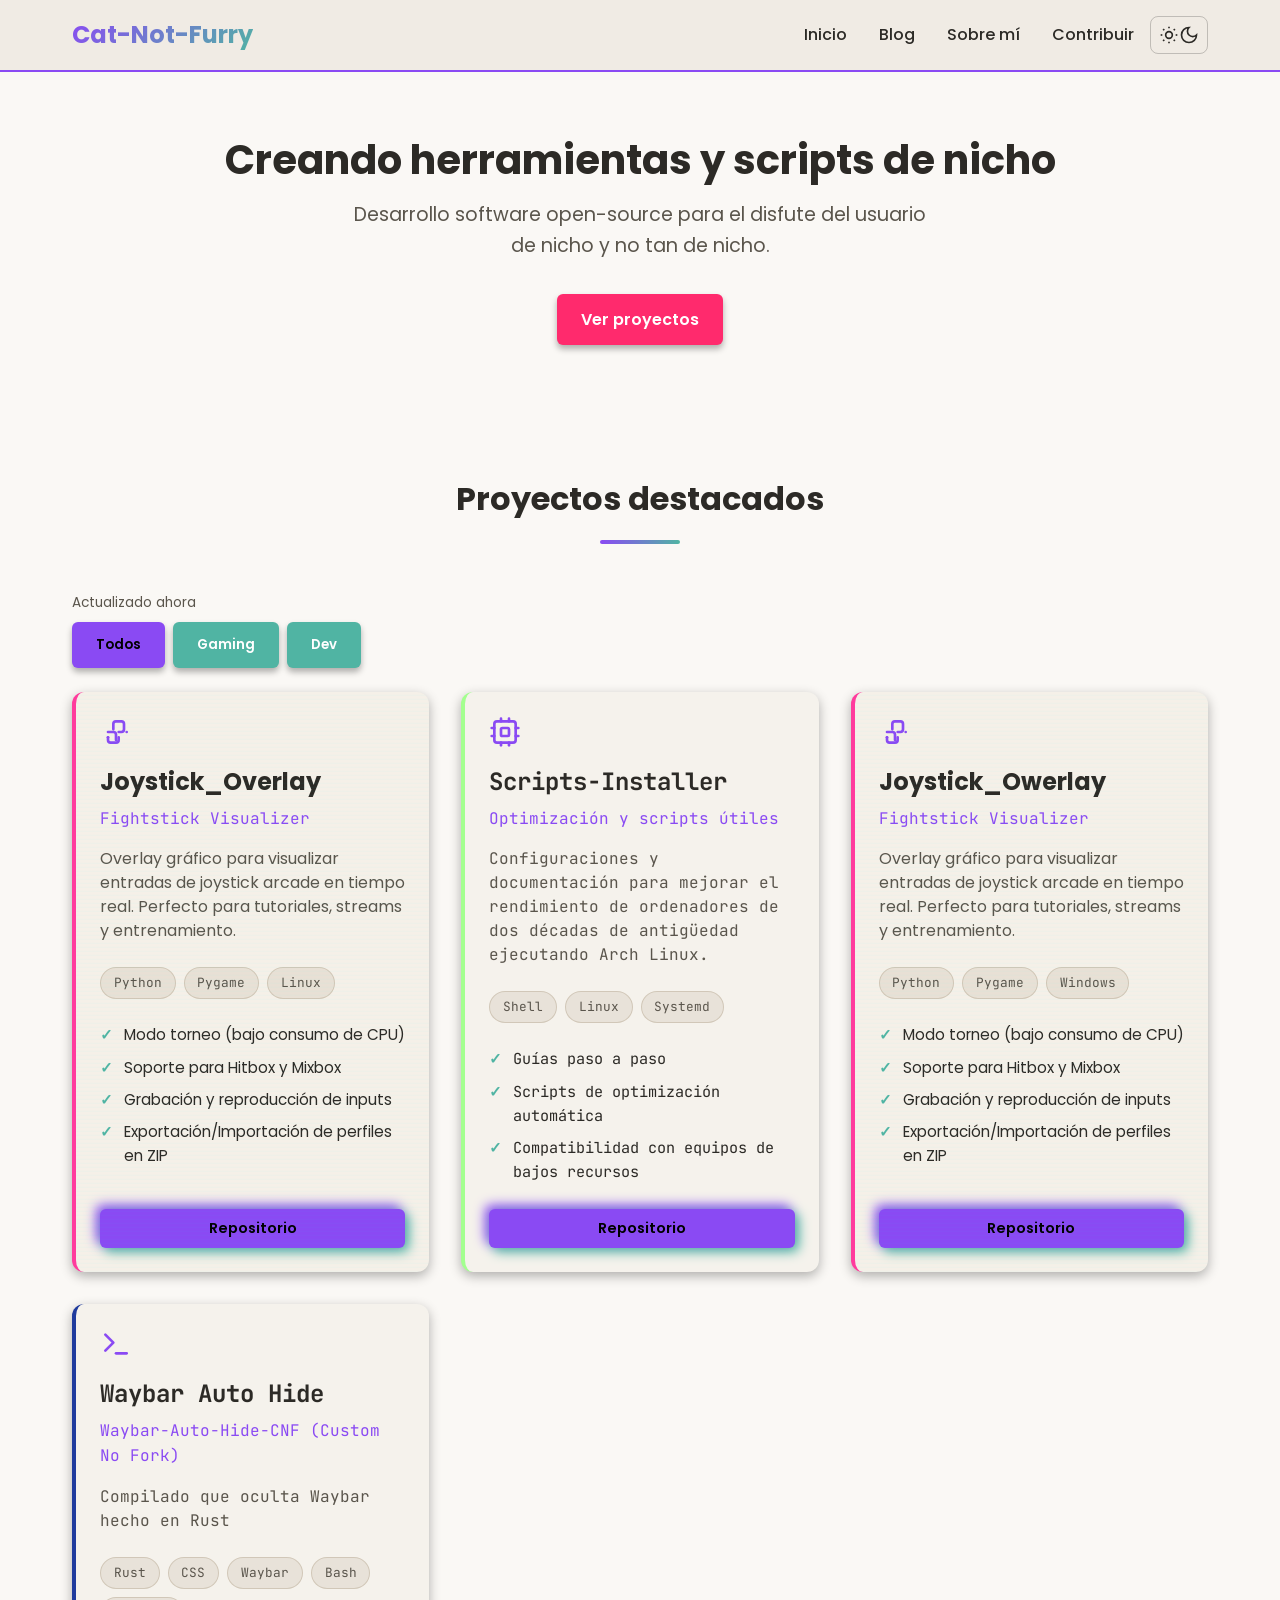
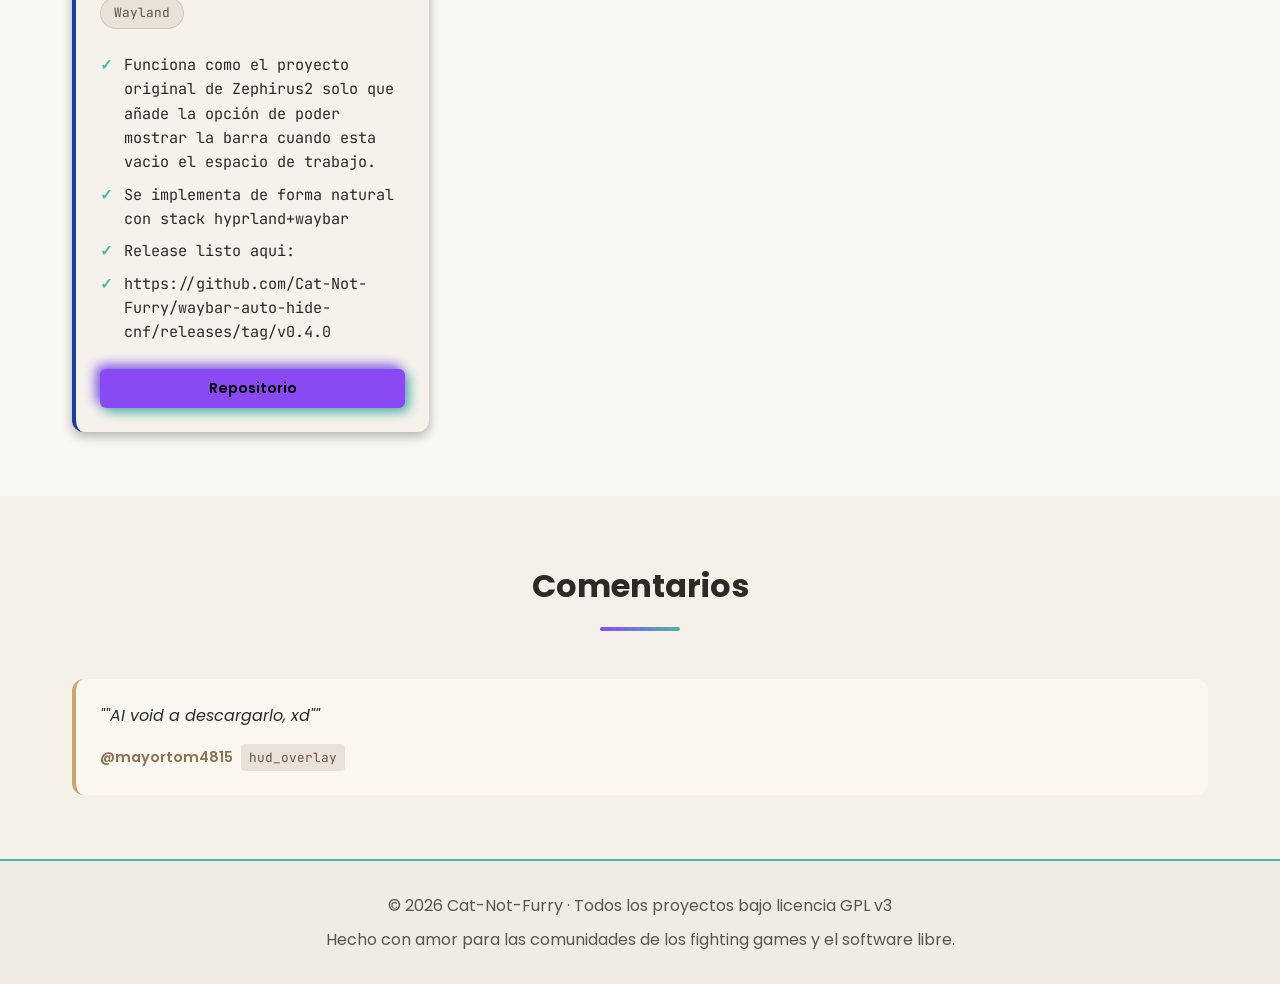
<file: index.html>
<!DOCTYPE html>
<html lang="es">
<head>
    <meta charset="UTF-8">
    <meta name="viewport" content="width=device-width, initial-scale=1.0">
    <title>Cat-Not-Furry · Proyectos</title>
    <meta name="description" content="Herramientas y scripts open-source.">
    <meta name="author" content="Cat-Not-Furry">
    <meta name="keywords" content="fightstick, overlay, linux, windows, optimización, arch linux, code, tools">
    
    <!-- Open Graph (para compartir en redes) -->
    <meta property="og:title" content="Cat-Not-Furry · Proyectos">
    <meta property="og:description" content="Herramientas y scripts open-source">
    <meta property="og:type" content="website">
    <meta property="og:url" content="https://cat-not-furry.github.io/">
    <meta property="og:image" content="assets/images/og-image.png">
    <meta property="og:image:width" content="1200">
    <meta property="og:image:height" content="630">

    <!-- Twitter Cards -->
    <meta name="twitter:card" content="summary_large_image">
    <meta name="twitter:title" content="Cat-Not-Furry · Proyectos">
    <meta name="twitter:description" content="Herramientas y scripts open-source.">
    <meta name="twitter:image" content="assets/images/og-image.png">
    <meta name="twitter:image:alt" content="Cat-Not-Furry - Proyectos open-source.">
    
    <!-- Favicon -->
    <link rel="icon" href="assets/icons/favicon.ico" type="image/x-icon">
    
    <!-- Fuentes -->
    <link rel="preconnect" href="https://fonts.googleapis.com">
    <link rel="preconnect" href="https://fonts.gstatic.com" crossorigin>
    <link href="https://fonts.googleapis.com/css2?family=JetBrains+Mono:wght@400;700&family=Poppins:wght@400;600;700&display=swap" rel="stylesheet">
    
    <!-- CSS -->
    <link rel="stylesheet" href="css/main.css">
</head>
<body>
    <!-- Header incluido vía JavaScript -->
    <div id="header"></div>

    <main>
        <section class="hero gaming-section">
            <div class="container">
                <h1 class="hero__title">Creando herramientas y scripts de nicho</h1>
                <p class="hero__subtitle">Desarrollo software open-source para el disfute del usuario de nicho y no tan de nicho.</p>
                <a href="#proyectos" class="btn btn--tech">Ver proyectos</a>
            </div>
        </section>

        <section id="proyectos" class="projects">
            <div class="container">
                <h2 class="section-title">Proyectos destacados</h2>
                <p id="projects-updated" class="projects-updated" aria-live="polite"></p>
                <div class="project-filters">
                    <button type="button" class="filter-btn btn btn--tech active" data-category="all">Todos</button>
                    <button type="button" class="filter-btn btn btn--tech" data-category="gaming">Gaming</button>
                    <button type="button" class="filter-btn btn btn--tech" data-category="dev">Dev</button>
                </div>
                <div class="projects__grid" id="projects-container">
                    <!-- Se carga dinámicamente desde data/projects.json -->
                    <div class="loading">Cargando proyectos...</div>
                </div>
            </div>
        </section>

        <section id="testimonios" class="testimonials">
            <div class="container">
                <h2 class="section-title">Comentarios</h2>
                <div class="testimonials__grid">
                    <blockquote class="testimonial-card">
                        <p class="testimonial-card__quote">"AI void a descargarlo, xd"</p>
                        <footer class="testimonial-card__footer">
                            <cite class="testimonial-card__author">@mayortom4815</cite>
                            <span class="testimonial-card__project">hud_overlay</span>
                        </footer>
                    </blockquote>
                    <!---<blockquote class="testimonial-card">
                        <p class="testimonial-card__quote">"Reviví mi PC de 2005 con Arch y las guías de ARCH-OPT. Ahora corre navegador y ofimática sin problemas."</p>
                        <footer class="testimonial-card__footer">
                            <cite class="testimonial-card__author">Usuario de la comunidad</cite>
                            <span class="testimonial-card__project">ARCH-OPT</span>
                        </footer>
                    </blockquote>
                    <blockquote class="testimonial-card">
                        <p class="testimonial-card__quote">"La grabación de inputs me ayudó a analizar mis combos y mejorar mi Hitbox. Herramienta imprescindible para entrenar."</p>
                        <footer class="testimonial-card__footer">
                            <cite class="testimonial-card__author">Jugador competitivo</cite>
                            <span class="testimonial-card__project">hud_overlay</span>
                        </footer>
                    </blockquote>--->
                </div>
            </div>
        </section>
    </main>

    <!-- Footer incluido vía JavaScript -->
    <div id="footer"></div>

    <!-- Scripts -->
    <script type="module" src="js/main.js"></script>
</body>
</html>
</file>
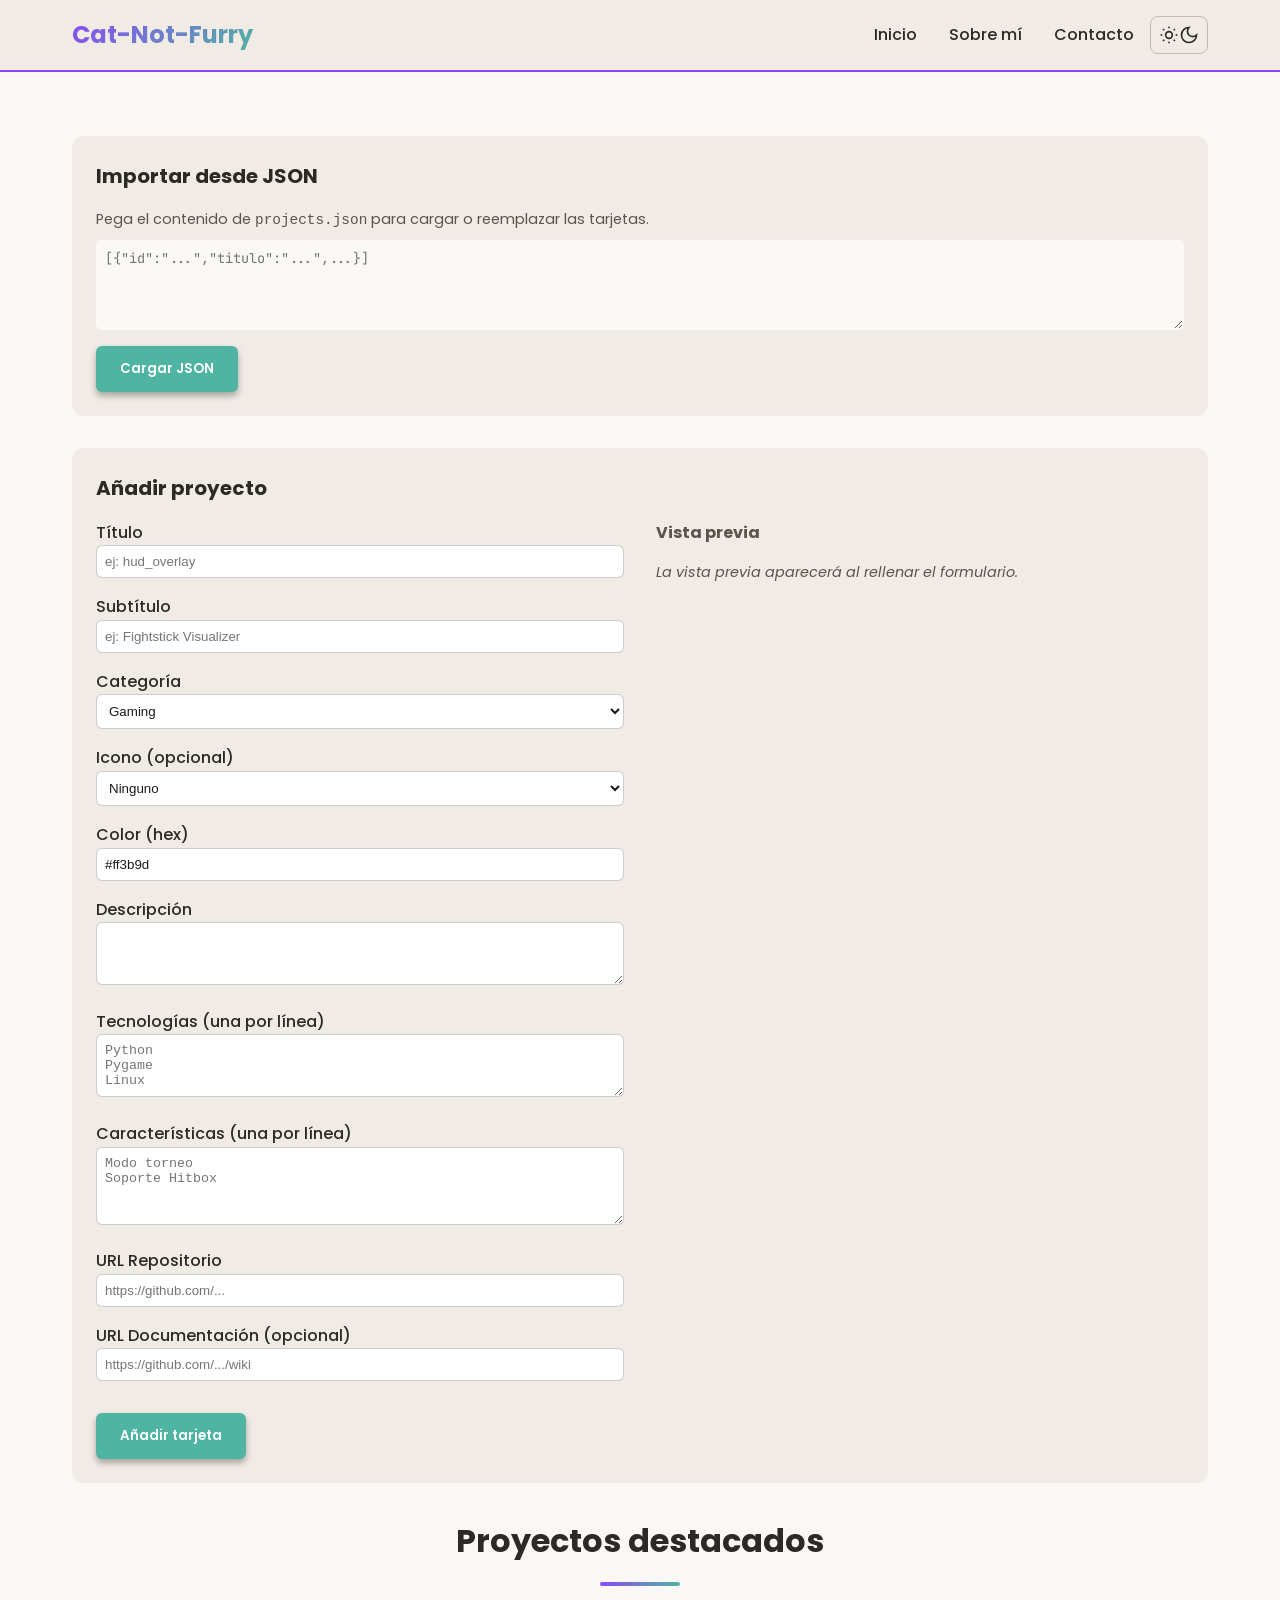
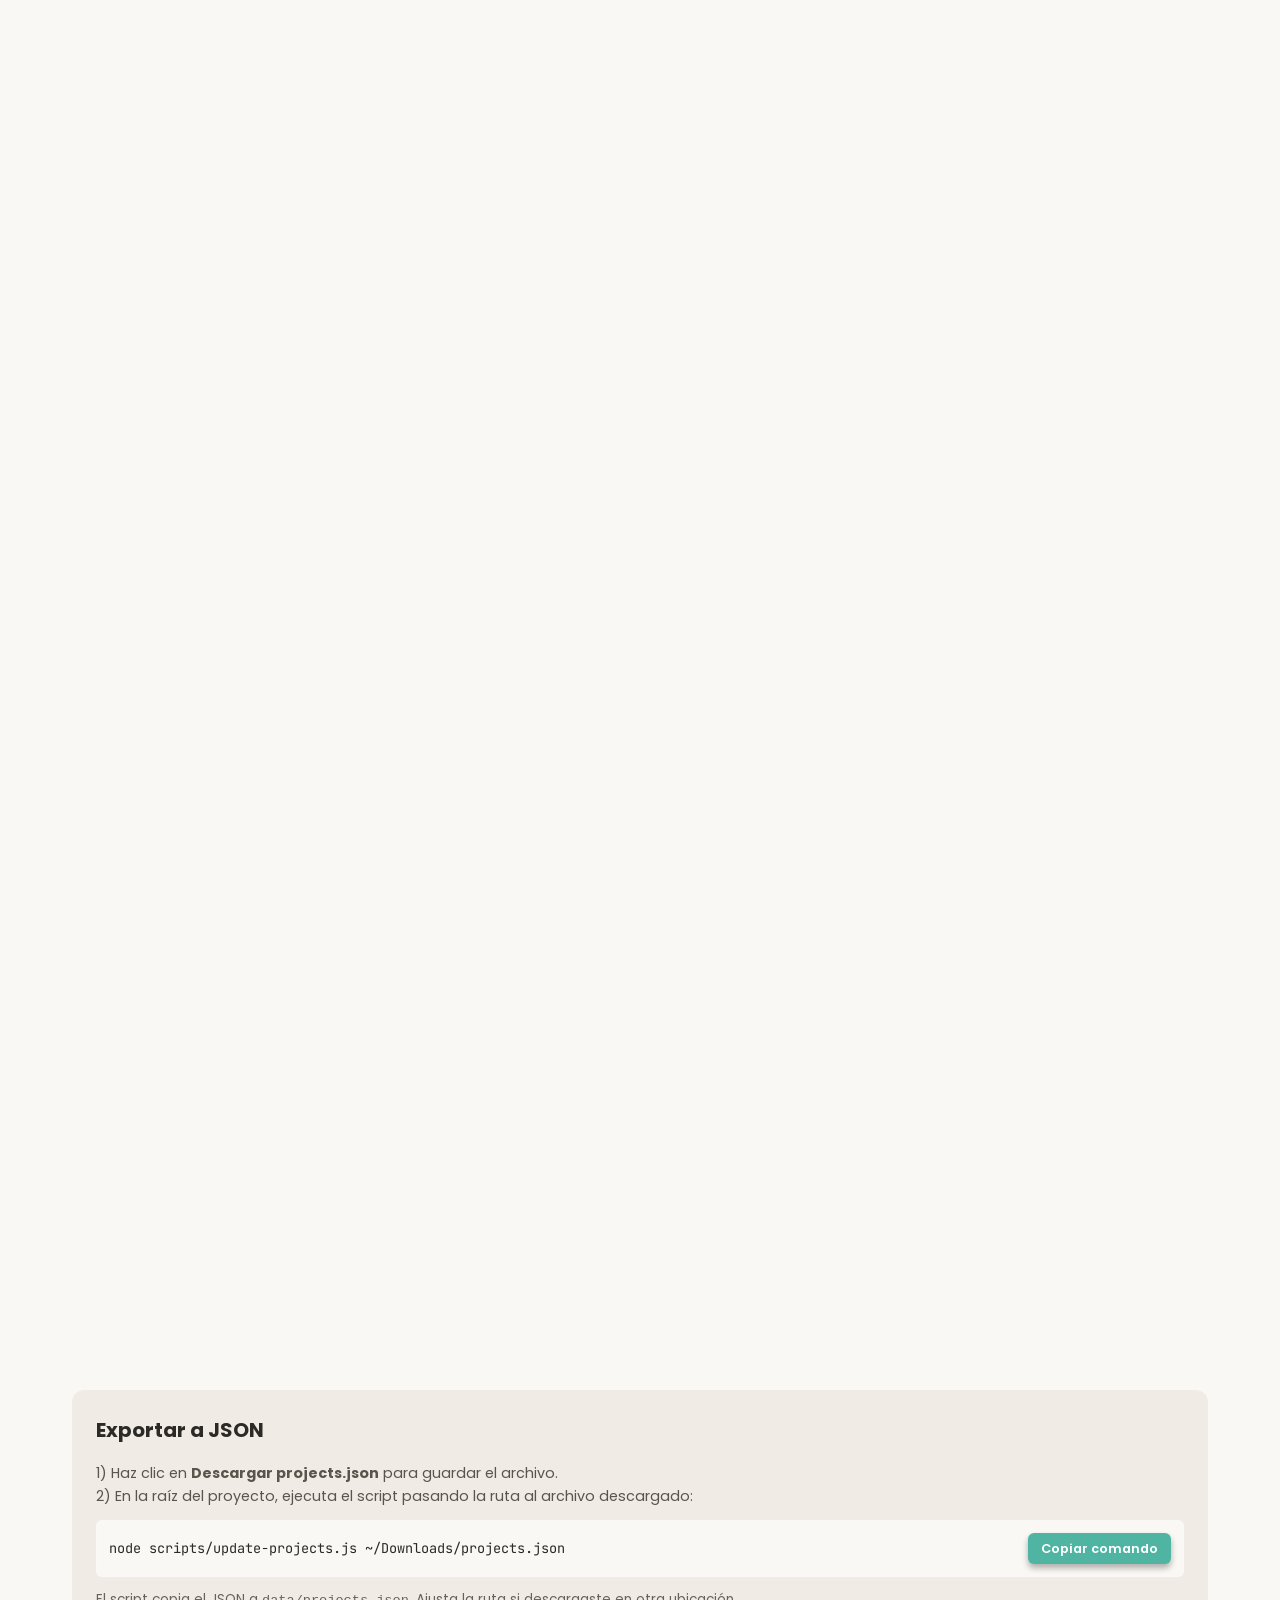
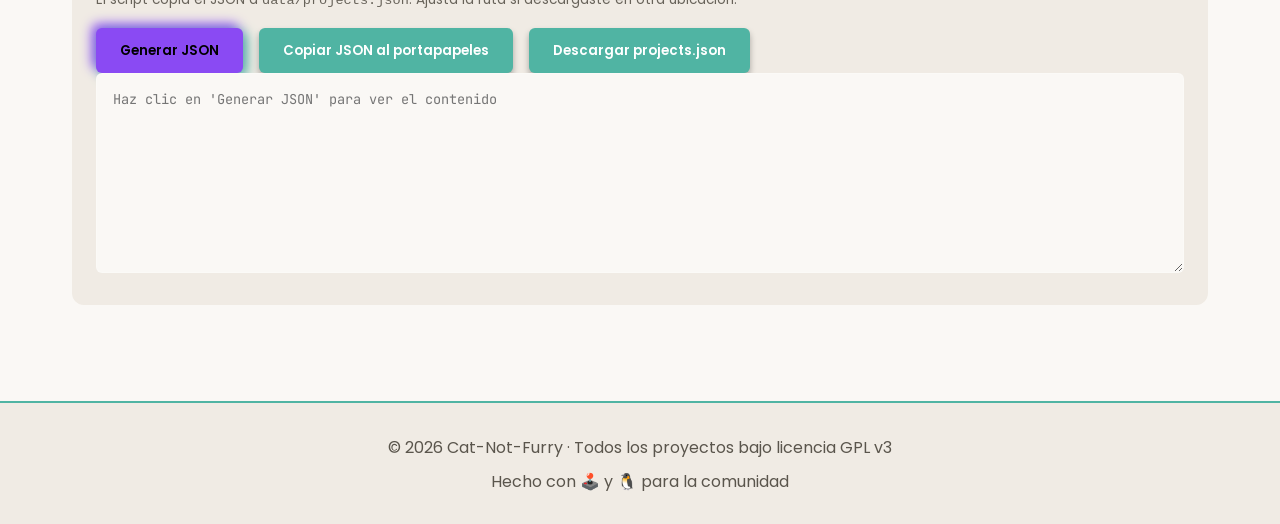
<file: proyectos-simple.html>
<!DOCTYPE html>
<html lang="es">
<head>
	<meta charset="UTF-8">
	<meta name="viewport" content="width=device-width, initial-scale=1.0">
	<title>Editor de proyectos · Cat-Not-Furry</title>
	<link rel="icon" href="assets/icons/favicon.ico" type="image/x-icon">
	<link href="https://fonts.googleapis.com/css2?family=JetBrains+Mono:wght@400;700&family=Poppins:wght@400;600;700&display=swap" rel="stylesheet">
	<link rel="stylesheet" href="css/main.css">
	<style>
		.editor-panel { background: var(--bg-secondary); border-radius: var(--border-radius); padding: 1.5rem; margin-bottom: 2rem; }
		.editor-panel h2 { margin-bottom: 1rem; font-size: 1.25rem; }
		.editor-form { display: grid; gap: 1rem; max-width: 600px; }
		.editor-form label { font-weight: 500; display: block; }
		.editor-form input, .editor-form textarea, .editor-form select { padding: 0.5rem; border-radius: 6px; border: 1px solid rgba(255,255,255,0.2); background: var(--bg-primary); color: var(--text-primary); width: 100%; }
		.editor-actions { display: flex; gap: 1rem; margin-top: 1rem; flex-wrap: wrap; }
		.export-zone { margin-top: 1rem; }
		.export-zone textarea { width: 100%; min-height: 200px; padding: 1rem; font-family: var(--font-mono); font-size: 0.85rem; border-radius: 6px; background: var(--bg-primary); color: var(--text-primary); border: 1px solid rgba(255,255,255,0.2); }
		.card-actions { position: absolute; top: 0.5rem; right: 0.5rem; z-index: 2; }
		.card-actions button { padding: 0.25rem 0.5rem; font-size: 0.75rem; }
		#projects-container .project-card { position: relative; }
		.editor-form-row { display: grid; grid-template-columns: 1fr 1fr; gap: 2rem; }
		@media (max-width: 900px) { .editor-form-row { grid-template-columns: 1fr; } }
		.preview-zone { min-width: 0; }
		.preview-zone__title { font-size: 1rem; margin-bottom: 1rem; color: var(--text-secondary); }
		.preview-card-wrapper { min-height: 200px; }
		.preview-card-wrapper .project-card { opacity: 1; transform: none; }
		.preview-placeholder { color: var(--text-secondary); font-size: 0.9rem; font-style: italic; }
		.export-help { margin-bottom: 0.5rem; color: var(--text-secondary); font-size: 0.9rem; }
		.export-help--muted { margin-top: 0.5rem; font-size: 0.85rem; opacity: 0.9; }
		.export-command-wrap { display: flex; align-items: center; gap: 0.75rem; flex-wrap: wrap; margin: 0.75rem 0; padding: 0.75rem; background: var(--bg-primary); border-radius: 6px; border: 1px solid rgba(255,255,255,0.15); }
		.export-command { font-family: var(--font-mono); font-size: 0.85rem; flex: 1; min-width: 200px; }
		.btn--sm { padding: 0.4rem 0.8rem; font-size: 0.8rem; }
	</style>
</head>
<body>
	<header class="header">
		<div class="container header__container">
			<a href="index.html" class="header__logo">Cat-Not-Furry</a>
			<div class="header__right">
				<nav class="nav">
					<ul class="nav__list">
						<li><a href="index.html" class="nav__link">Inicio</a></li>
						<li><a href="pages/about.html" class="nav__link">Sobre mí</a></li>
						<li><a href="pages/contact.html" class="nav__link">Contacto</a></li>
					</ul>
				</nav>
				<button type="button" class="theme-toggle" id="theme-toggle" aria-label="Alternar tema claro/oscuro">
				<svg class="theme-toggle__icon theme-toggle__icon-sun" xmlns="http://www.w3.org/2000/svg" width="24" height="24" viewBox="0 0 24 24" fill="none" stroke="currentColor" stroke-width="2"><circle cx="12" cy="12" r="4"/><path d="M12 2v2"/><path d="M12 20v2"/><path d="m4.93 4.93 1.41 1.41"/><path d="m17.66 17.66 1.41 1.41"/><path d="M2 12h2"/><path d="M20 12h2"/><path d="m6.34 17.66-1.41 1.41"/><path d="m19.07 4.93-1.41 1.41"/></svg>
				<svg class="theme-toggle__icon theme-toggle__icon-moon" xmlns="http://www.w3.org/2000/svg" width="24" height="24" viewBox="0 0 24 24" fill="none" stroke="currentColor" stroke-width="2" hidden><path d="M12 3a6 6 0 0 0 9 9 9 9 0 1 1-9-9Z"/></svg>
				</button>
			</div>
		</div>
	</header>

	<main>
		<section class="projects">
			<div class="container">
				<div class="editor-panel">
					<h2>Importar desde JSON</h2>
					<p style="margin-bottom: 0.5rem; color: var(--text-secondary); font-size: 0.9rem;">Pega el contenido de <code>projects.json</code> para cargar o reemplazar las tarjetas.</p>
					<textarea id="import-json" rows="4" placeholder='[{"id":"...","titulo":"...",...}]' style="width:100%;padding:0.5rem;font-family:var(--font-mono);font-size:0.85rem;border-radius:6px;background:var(--bg-primary);color:var(--text-primary);border:1px solid rgba(255,255,255,0.2);margin-bottom:0.5rem;"></textarea>
					<button type="button" class="btn btn--tech" id="btn-import">Cargar JSON</button>
				</div>

				<div class="editor-panel editor-panel--form">
					<h2 id="form-title">Añadir proyecto</h2>
					<div class="editor-form-row">
						<form id="project-form" class="editor-form">
						<div>
							<label for="titulo">Título</label>
							<input type="text" id="titulo" name="titulo" required placeholder="ej: hud_overlay">
						</div>
						<div>
							<label for="subtitulo">Subtítulo</label>
							<input type="text" id="subtitulo" name="subtitulo" required placeholder="ej: Fightstick Visualizer">
						</div>
						<div>
							<label for="category">Categoría</label>
							<select id="category" name="category">
								<option value="gaming">Gaming</option>
								<option value="dev">Dev</option>
							</select>
						</div>
						<div>
							<label for="icon">Icono (opcional)</label>
							<select id="icon" name="icon">
								<option value="">Ninguno</option>
								<option value="gamepad-2">gamepad-2</option>
								<option value="terminal">terminal</option>
								<option value="cpu">cpu</option>
								<option value="code">code</option>
								<option value="box">box</option>
								<option value="monitor">monitor</option>
							</select>
						</div>
						<div>
							<label for="color">Color (hex)</label>
							<input type="text" id="color" name="color" value="#ff3b9d" placeholder="#ff3b9d">
						</div>
						<div>
							<label for="descripcion">Descripción</label>
							<textarea id="descripcion" name="descripcion" rows="3" required></textarea>
						</div>
						<div>
							<label for="tecnologias">Tecnologías (una por línea)</label>
							<textarea id="tecnologias" name="tecnologias" rows="3" placeholder="Python&#10;Pygame&#10;Linux"></textarea>
						</div>
						<div>
							<label for="caracteristicas">Características (una por línea)</label>
							<textarea id="caracteristicas" name="caracteristicas" rows="4" placeholder="Modo torneo&#10;Soporte Hitbox"></textarea>
						</div>
						<div>
							<label for="repo">URL Repositorio</label>
							<input type="url" id="repo" name="repo" required placeholder="https://github.com/...">
						</div>
						<div>
							<label for="docs">URL Documentación (opcional)</label>
							<input type="url" id="docs" name="docs" placeholder="https://github.com/.../wiki">
						</div>
						<div class="editor-actions">
							<button type="submit" class="btn btn--tech" id="btn-submit">Añadir tarjeta</button>
							<button type="button" class="btn btn--tech" id="btn-cancel-edit" style="display:none;">Cancelar edición</button>
						</div>
					</form>
					<div class="preview-zone">
						<h3 class="preview-zone__title">Vista previa</h3>
						<div id="preview-card-wrapper" class="preview-card-wrapper">
							<p class="preview-placeholder">La vista previa aparecerá al rellenar el formulario.</p>
						</div>
					</div>
					</div>
				</div>

				<h2 class="section-title">Proyectos destacados</h2>
				<div class="projects__grid" id="projects-container">
					<!-- Tarjetas cargadas desde JSON o añadidas por formulario -->
				</div>

				<div class="editor-panel export-zone">
					<h2>Exportar a JSON</h2>
					<p class="export-help">
						1) Haz clic en <strong>Descargar projects.json</strong> para guardar el archivo.<br>
						2) En la raíz del proyecto, ejecuta el script pasando la ruta al archivo descargado:
					</p>
					<div class="export-command-wrap">
						<code id="export-command" class="export-command">node scripts/update-projects.js ~/Downloads/projects.json</code>
						<button type="button" class="btn btn--tech btn--sm" id="btn-copy-command" title="Copiar comando">Copiar comando</button>
					</div>
					<p class="export-help export-help--muted">El script copia el JSON a <code>data/projects.json</code>. Ajusta la ruta si descargaste en otra ubicación.</p>
					<div class="editor-actions">
						<button type="button" class="btn btn--cyber" id="btn-export">Generar JSON</button>
						<button type="button" class="btn btn--tech" id="btn-copy">Copiar JSON al portapapeles</button>
						<button type="button" class="btn btn--tech" id="btn-download">Descargar projects.json</button>
					</div>
					<textarea id="json-output" readonly placeholder="Haz clic en 'Generar JSON' para ver el contenido"></textarea>
				</div>
			</div>
		</section>
	</main>

	<footer class="footer">
		<div class="container footer__container">
			<p>© 2026 Cat-Not-Furry · Todos los proyectos bajo licencia GPL v3</p>
			<p>Hecho con 🕹️ y 🐧 para la comunidad</p>
		</div>
	</footer>

	<script type="module" src="js/editor.js"></script>
</body>
</html>
</file>
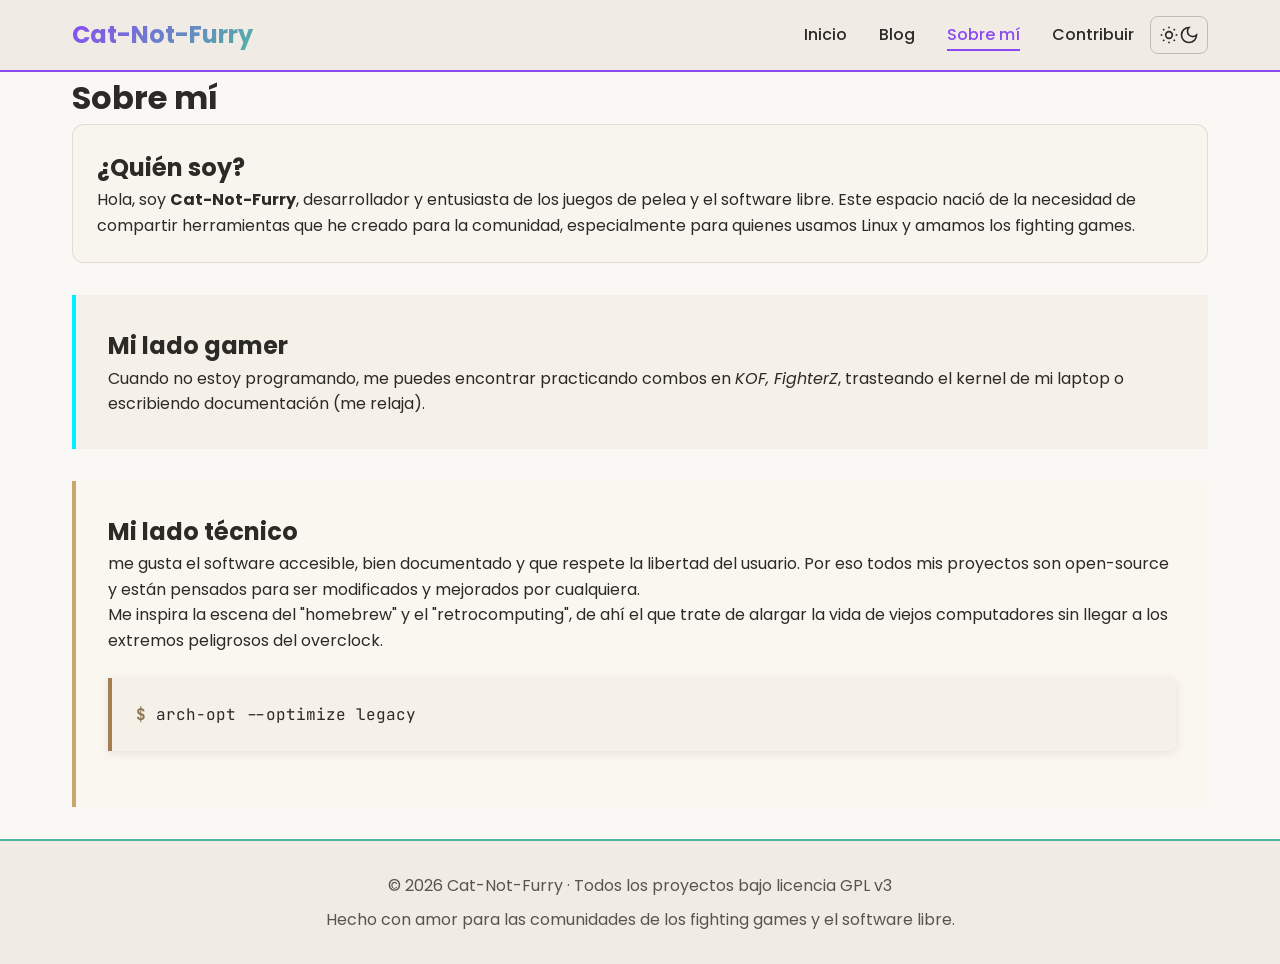
<file: pages/about.html>
<!DOCTYPE html>
<html lang="es">
<head>
    <meta charset="UTF-8">
    <meta name="viewport" content="width=device-width, initial-scale=1.0">
    <title>Sobre mí · Cat-Not-Furry</title>
    <meta name="description" content="Conoce más sobre el desarrollador detrás de hud_overlay y hud_owerlay.">
    <meta property="og:title" content="Sobre mí · Cat-Not-Furry">
    <meta property="og:description" content="Conoce más sobre el desarrollador detrás de hud_overlay y hud_owerlay.">
    <meta property="og:url" content="https://cat-not-furry.github.io/pages/about.html">
    <meta property="og:image" content="https://cat-not-furry.github.io/assets/images/og-image.png">
    <meta property="og:image:width" content="1200">
    <meta property="og:image:height" content="630">
    <meta name="twitter:card" content="summary_large_image">
    <meta name="twitter:title" content="Sobre mí · Cat-Not-Furry">
    <meta name="twitter:description" content="Conoce más sobre el desarrollador detrás de hud_overlay y hud_owerlay.">
    <meta name="twitter:image" content="https://cat-not-furry.github.io/assets/images/og-image.png">
    <meta name="twitter:image:alt" content="Cat-Not-Furry - Sobre mí">
    <link rel="icon" href="../assets/icons/favicon.ico" type="image/x-icon">
    <link rel="stylesheet" href="../css/main.css">
    <link href="https://fonts.googleapis.com/css2?family=JetBrains+Mono:wght@400;700&family=Poppins:wght@400;600;700&display=swap" rel="stylesheet">
</head>
<body>
    <div id="header"></div>

    <main>
        <div class="container page-header">
            <h1>Sobre mí</h1>
        </div>
        
        <div class="container page-content">
            <div class="card">
                <h2>¿Quién soy?</h2>
                <p>Hola, soy <strong>Cat-Not-Furry</strong>, desarrollador y entusiasta de los juegos de pelea y el software libre. Este espacio nació de la necesidad de compartir herramientas que he creado para la comunidad, especialmente para quienes usamos Linux y amamos los fighting games.</p>
            </div>

            <section class="gaming-section">
                <h2>Mi lado gamer</h2>
                <p>Cuando no estoy programando, me puedes encontrar practicando combos en <em>KOF, FighterZ</em>, trasteando el kernel de mi laptop o escribiendo documentación (me relaja).</p>
            </section>

            <section class="dev-section">
                <h2>Mi lado técnico</h2>
                <p>me gusta el software accesible, bien documentado y que respete la libertad del usuario. Por eso todos mis proyectos son open-source y están pensados para ser modificados y mejorados por cualquiera.</p>
                <p>Me inspira la escena del "homebrew" y el "retrocomputing", de ahí el que trate de alargar la vida de viejos computadores sin llegar a los extremos peligrosos del overclock.</p>
                <div class="terminal-block">arch-opt --optimize legacy</div>
            </section>
        </div>
    </main>

    <div id="footer"></div>

    <script type="module" src="../js/main.js"></script>
</body>
</html>
</file>
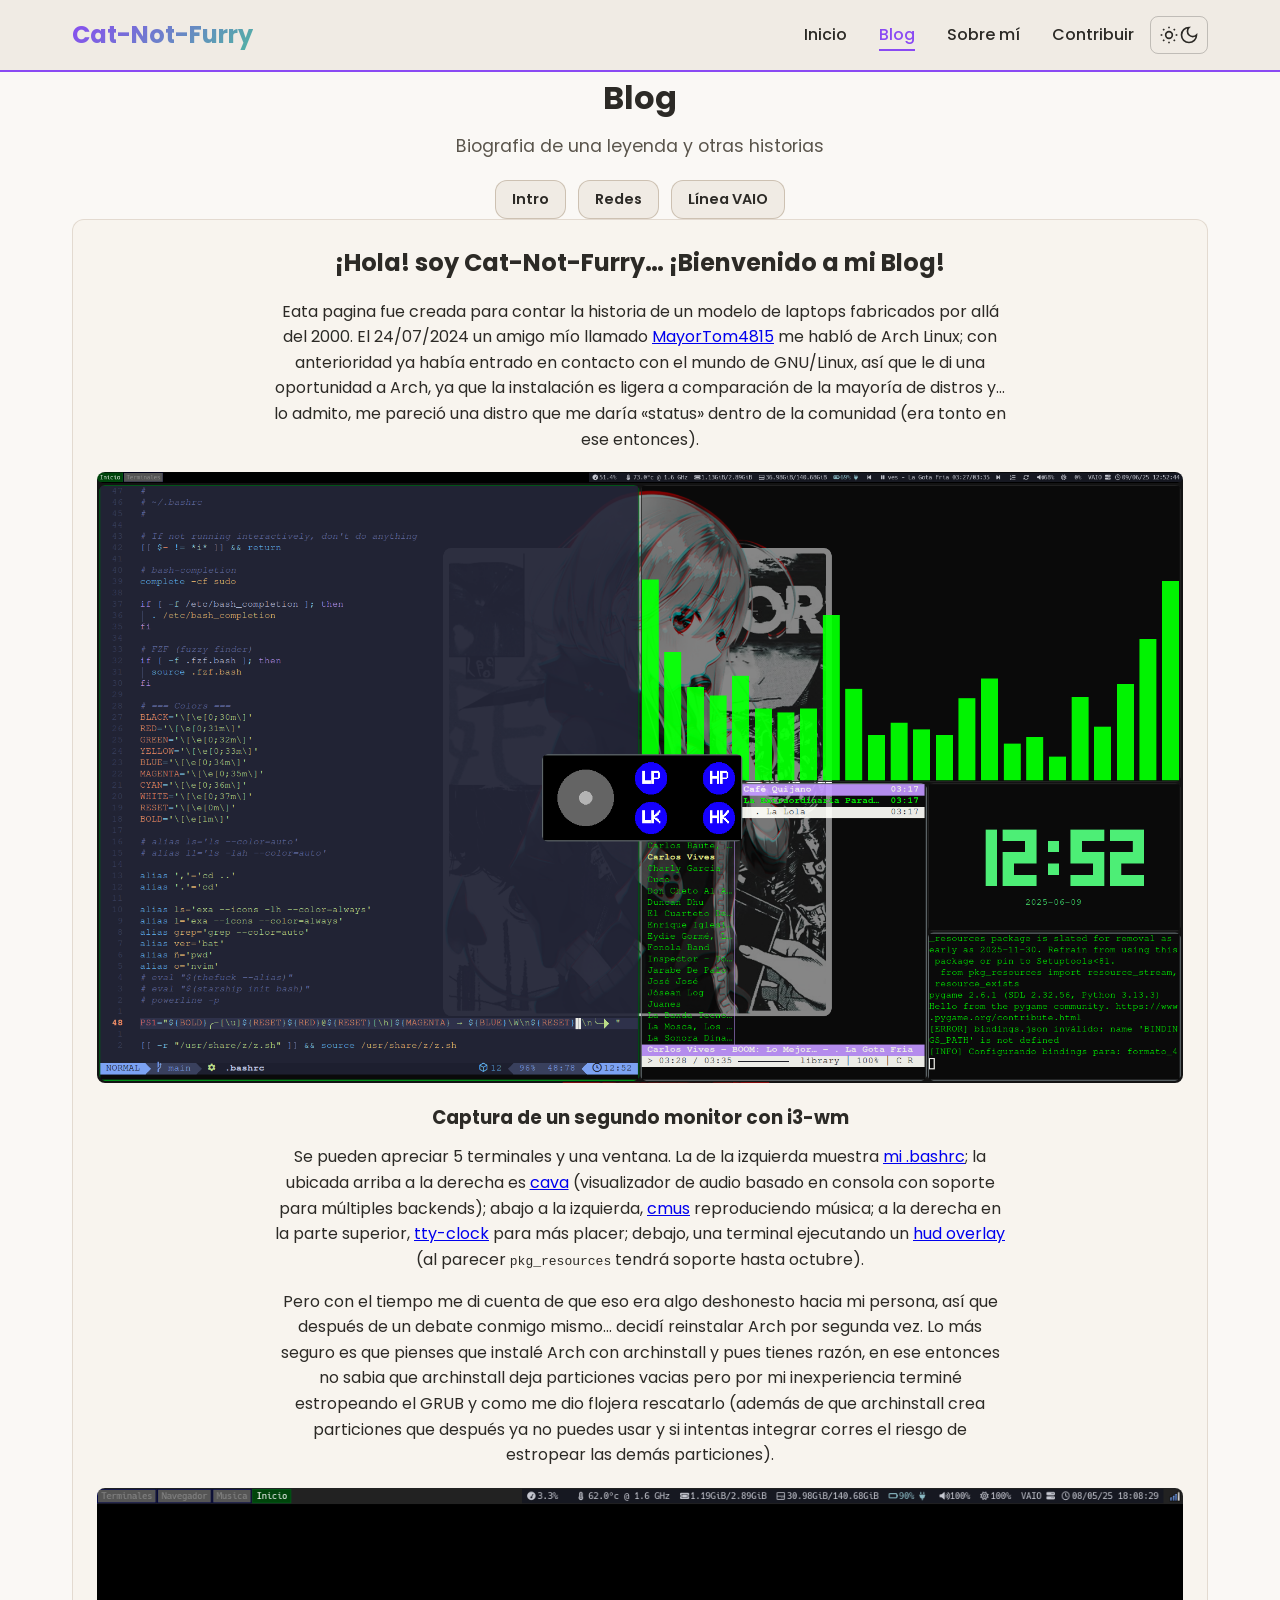
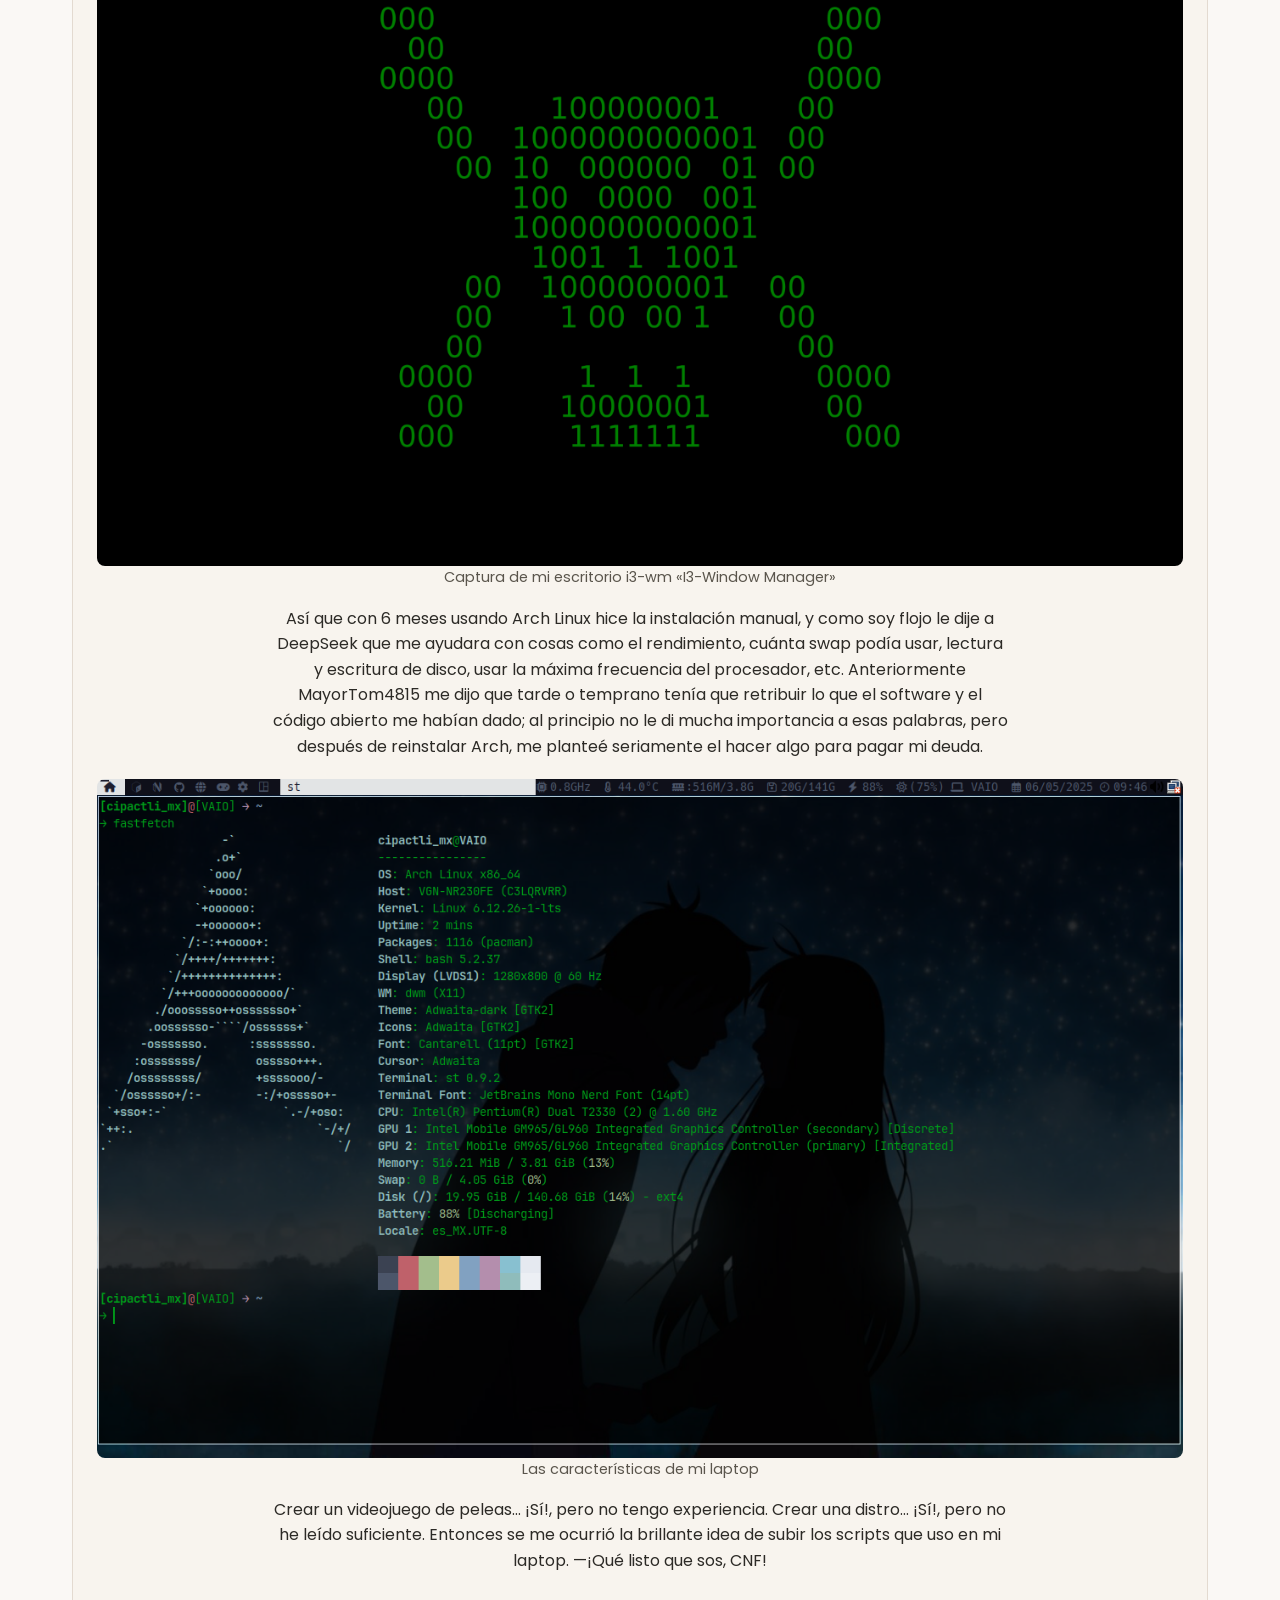
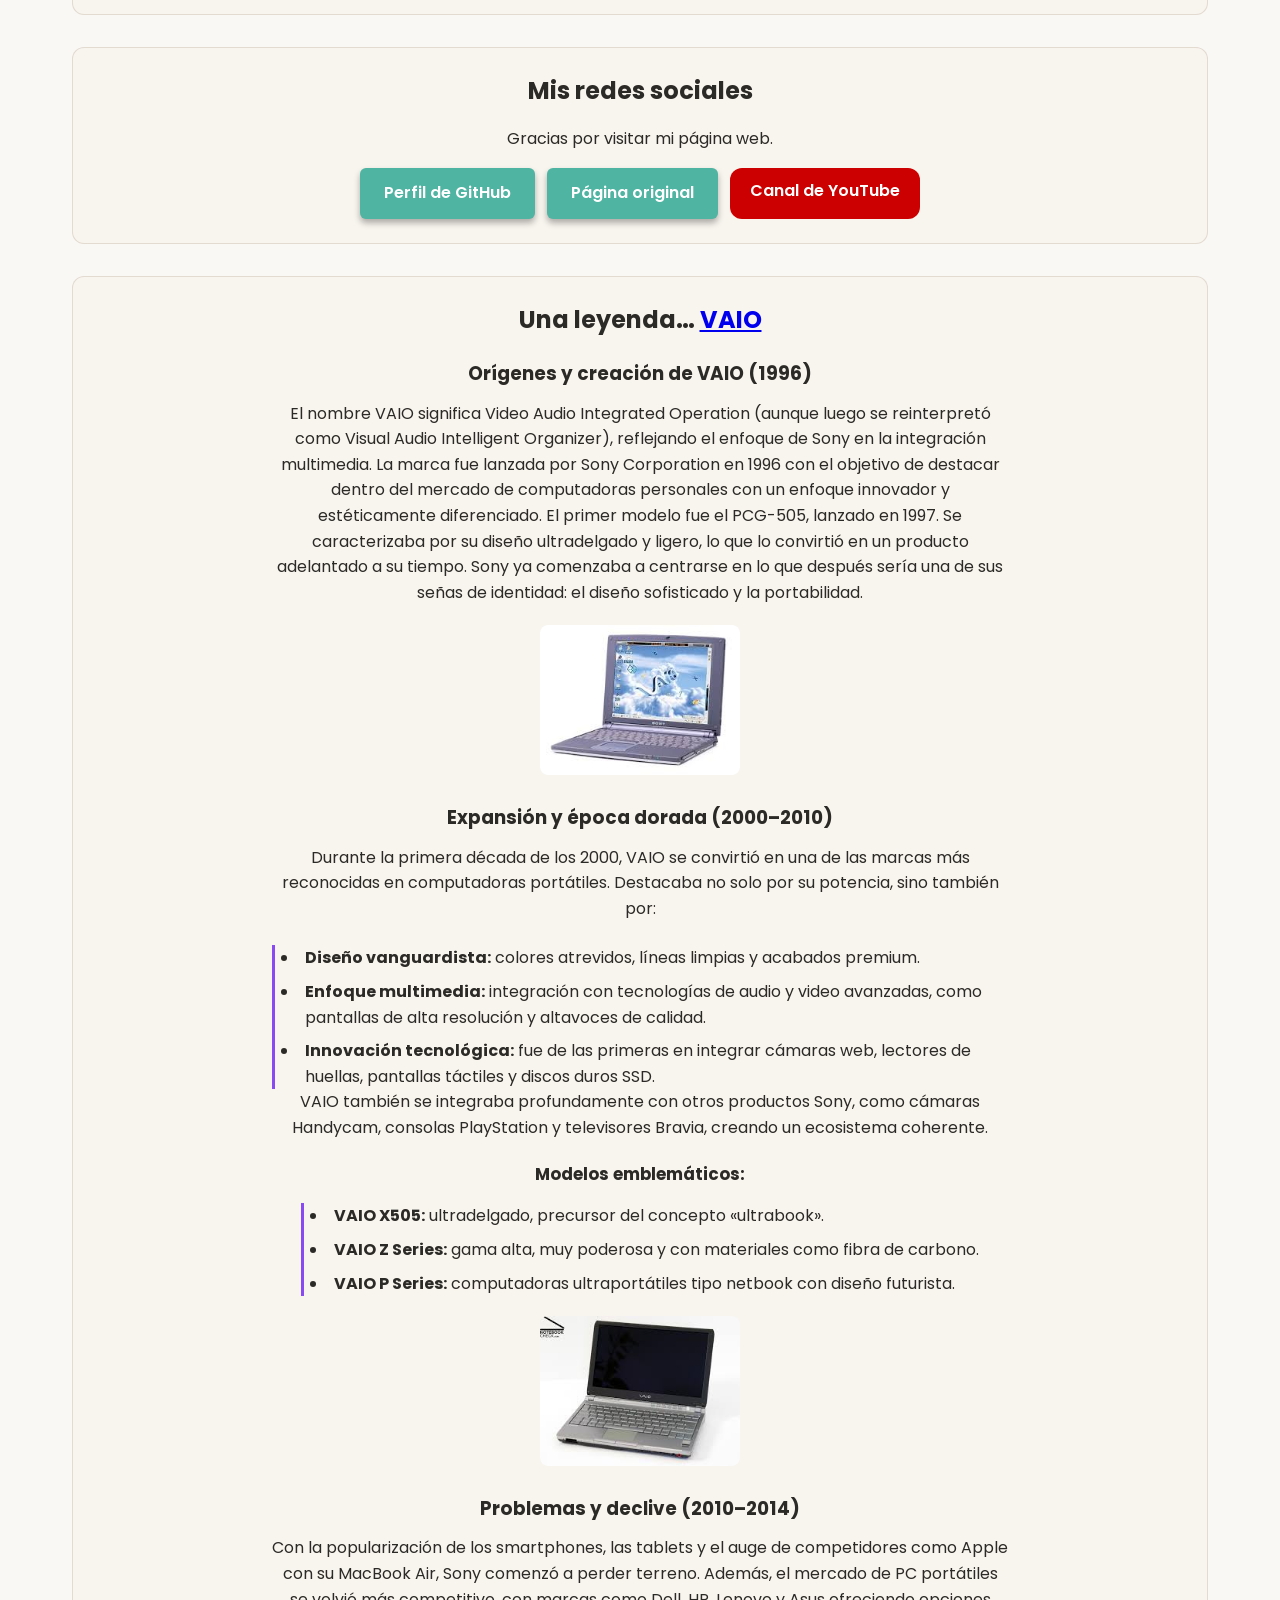
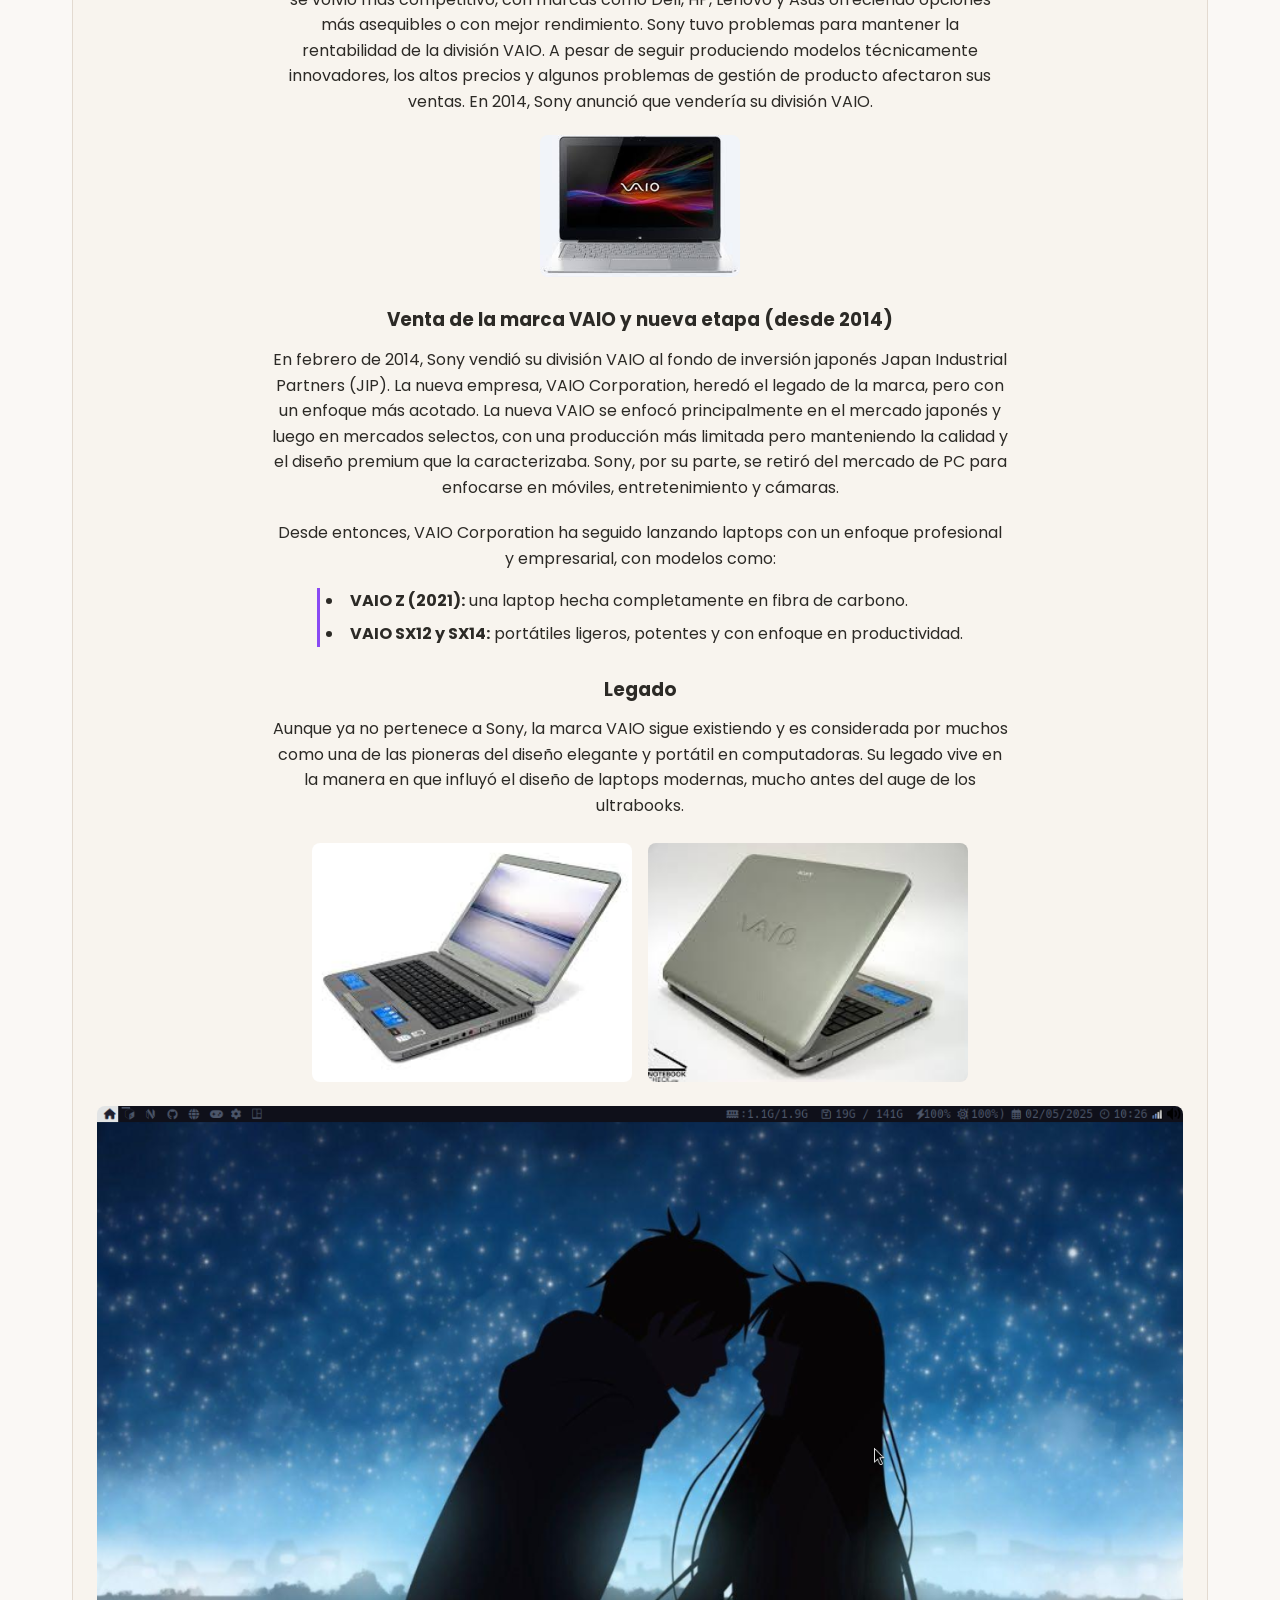
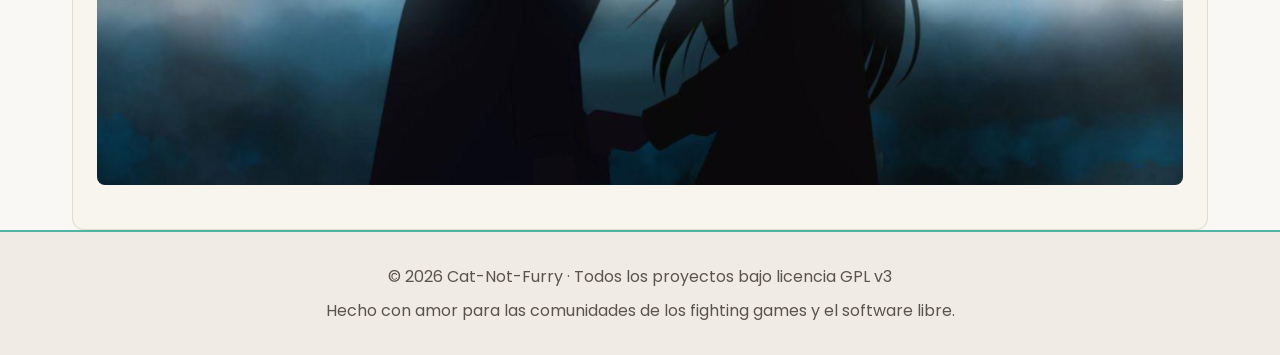
<file: pages/blog.html>
<!DOCTYPE html>
<html lang="es">
<head>
    <meta charset="UTF-8">
    <meta name="viewport" content="width=device-width, initial-scale=1.0">
	<title>Reviving-Dinosaurs · Blog · Cat-Not-Furry</title>
	<meta name="description" content="La historia de 'la mal portada' y la historia de VAIO.">
	<meta property="og:title" content="Blog · Historias">
	<meta property="og:description" content="La historia de 'la mal portada' y la historia de VAIO.">
	<meta property="og:url" content="https://cat-not-furry.github.io/pages/blog.html">
	<meta property="og:image" content="https://cat-not-furry.github.io/assets/images/og-image.png">
	<meta property="og:image:width" content="1200">
	<meta property="og:image:height" content="630">
	<meta name="twitter:card" content="summary_large_image">
	<meta name="twitter:title" content="Blog · Historias">
	<meta name="twitter:description" content="La historia de 'la mal portada' y la historia de VAIO.">
	<meta name="twitter:image" content="https://cat-not-furry.github.io/assets/images/og-image.png">
	<meta name="twitter:image:alt" content="Historias">
	<link rel="icon" href="../assets/icons/favicon.ico" type="image/x-icon">
	<link rel="stylesheet" href="../css/main.css">
	<link href="https://fonts.googleapis.com/css2?family=JetBrains+Mono:wght@400;700&family=Poppins:wght@400;600;700&display=swap" rel="stylesheet">
</head>
<body class="blog-page">
	<div id="header"></div>

	<main>
		<div class="container page-header blog-hero">
			<h1>Blog</h1>
			<p class="blog-subtitle">Biografia de una leyenda y otras historias</p>
			<nav class="blog-toc" aria-label="En esta página">
				<a href="#about" class="blog-toc__link">Intro</a>
				<a href="#contact" class="blog-toc__link">Redes</a>
				<a href="#history" class="blog-toc__link">Línea VAIO</a>
    </nav>
    </div>

		<div class="container page-content blog-content">
			<article id="about" class="card blog-section">
				<h2>¡Hola! soy Cat-Not-Furry… ¡Bienvenido a mi Blog!</h2>
				<p>Eata pagina fue creada para contar la historia de un modelo de laptops fabricados por allá del 2000.
				El 24/07/2024 un amigo mío llamado <a href="https://github.com/MayorTom4815">MayorTom4815</a> me habló de Arch Linux;
				con anterioridad ya había entrado en contacto con el mundo de GNU/Linux, así que le di una oportunidad a Arch,
				ya que la instalación es ligera a comparación de la mayoría de distros y…
				lo admito, me pareció una distro que me daría «status» dentro de la comunidad (era tonto en ese entonces).</p>
				<img class="blog-img" src="../assets/images/2domonitor.png" alt="Segundo monitor con i3-wm" width="1180" height="720" loading="lazy">
				<h3>Captura de un segundo monitor con i3-wm</h3>
				<p>Se pueden apreciar 5 terminales y una ventana. La de la izquierda muestra
				<a href="https://github.com/Cat-Not-Furry/Mi-.basrc">mi .bashrc</a>; la ubicada arriba a la derecha es
				<a href="https://archlinux.org/packages/extra/x86_64/cava/">cava</a> (visualizador de audio basado en consola con soporte para múltiples backends); abajo a la izquierda,
				<a href="https://wiki.archlinux.org/title/Cmus">cmus</a> reproduciendo música; a la derecha en la parte superior,
				<a href="https://aur.archlinux.org/packages/tty-clock">tty-clock</a> para más placer; debajo, una terminal ejecutando un
				<a href="https://github.com/Cat-Not-Furry/hud_overlay">hud overlay</a>
				(al parecer <code>pkg_resources</code> tendrá soporte hasta octubre).</p>
				<p>Pero con el tiempo me di cuenta de que eso era algo deshonesto hacia mi persona, así que después de un debate conmigo mismo…
				decidí reinstalar Arch por segunda vez. Lo más seguro es que pienses que instalé Arch con archinstall y pues tienes razón, en ese entonces no sabia que 
				archinstall deja particiones vacias
				pero por mi inexperiencia terminé estropeando el GRUB y como me dio flojera rescatarlo (además de que archinstall crea particiones que después ya no puedes usar y si
				intentas integrar corres el riesgo de estropear las demás particiones).</p>
				<img class="blog-img" src="../assets/images/imagen3.jpg" alt="Escritorio i3-wm" width="1180" height="720" loading="lazy">
				<p class="blog-caption">Captura de mi escritorio i3-wm «I3-Window Manager»</p>
				<p>Así que con 6 meses usando Arch Linux hice la instalación manual, y como soy flojo le dije a DeepSeek que me ayudara con cosas como el rendimiento,
				cuánta swap podía usar, lectura y escritura de disco, usar la máxima frecuencia del procesador, etc.
				Anteriormente MayorTom4815 me dijo que tarde o temprano tenía que retribuir lo que el software y el código abierto me habían dado;
				al principio no le di mucha importancia a esas palabras, pero después de reinstalar Arch, me planteé seriamente el hacer algo para pagar mi deuda.</p>
				<img class="blog-img" src="../assets/images/imagen2.jpg" alt="Características de la laptop en terminal" width="1180" height="720" loading="lazy">
				<p class="blog-caption">Las características de mi laptop</p>
				<p>Crear un videojuego de peleas… ¡Sí!, pero no tengo experiencia. Crear una distro… ¡Sí!, pero no he leído suficiente. Entonces se me ocurrió la brillante
				idea de subir los scripts que uso en mi laptop. —¡Qué listo que sos, CNF!</p>
			</article>

			<article id="contact" class="card blog-section">
            <h2>Mis redes sociales</h2>
				<p>Gracias por visitar mi página web.</p>
				<div class="blog-actions">
					<a href="https://github.com/Cat-Not-Furry" class="btn btn--tech" target="_blank" rel="noopener noreferrer">Perfil de GitHub</a>
					<a href="https://oscarplay123.github.io/MiVida/" class="btn btn--tech" target="_blank" rel="noopener noreferrer">Página original</a>
					<a href="https://www.youtube.com/@catnotfurryenespanol1130" class="btn blog-link--youtube" target="_blank" rel="noopener noreferrer">Canal de YouTube</a>
          </div>
			</article>

			<article id="history" class="card blog-section blog-section--vaio">
				<h2>Una leyenda… <a href="https://mx.vaio.com/">VAIO</a></h2>

            <h3>Orígenes y creación de VAIO (1996)</h3>
				<p>El nombre VAIO significa Video Audio Integrated Operation
				(aunque luego se reinterpretó como Visual Audio Intelligent Organizer), reflejando el enfoque de Sony en la integración multimedia.
            La marca fue lanzada por Sony Corporation en 1996 con el objetivo de 
            destacar dentro del mercado de computadoras personales con un enfoque innovador y estéticamente diferenciado.
            El primer modelo fue el PCG-505, lanzado en 1997. Se caracterizaba por su diseño ultradelgado y ligero,
            lo que lo convirtió en un producto adelantado a su tiempo. Sony ya comenzaba a centrarse en lo que después 
				sería una de sus señas de identidad: el diseño sofisticado y la portabilidad.</p>
				<img class="blog-img blog-img--thumb" src="../assets/images/vaio1996.jpg" alt="VAIO años 90" width="200" height="100" loading="lazy">

				<h3>Expansión y época dorada (2000–2010)</h3>
				<p>Durante la primera década de los 2000, VAIO se convirtió en una de las marcas más
				reconocidas en computadoras portátiles. Destacaba no solo por su potencia, sino también por:</p>
				<ul class="blog-list">
					<li><strong>Diseño vanguardista:</strong> colores atrevidos, líneas limpias y acabados premium.</li>
					<li><strong>Enfoque multimedia:</strong> integración con tecnologías de audio y video avanzadas, como pantallas de alta resolución y altavoces de calidad.</li>
					<li><strong>Innovación tecnológica:</strong> fue de las primeras en integrar cámaras web, lectores de huellas, pantallas táctiles y discos duros SSD.</li>
				</ul>
				<p>VAIO también se integraba profundamente con otros productos Sony, como cámaras Handycam, consolas PlayStation y televisores Bravia,
				creando un ecosistema coherente.</p>
				<section class="blog-list-section" aria-labelledby="vaio-modelos-emblematicos-titulo">
					<h4 id="vaio-modelos-emblematicos-titulo" class="blog-list-heading">Modelos emblemáticos:</h4>
					<ul class="blog-list">
						<li><strong>VAIO X505:</strong> ultradelgado, precursor del concepto «ultrabook».</li>
						<li><strong>VAIO Z Series:</strong> gama alta, muy poderosa y con materiales como fibra de carbono.</li>
						<li><strong>VAIO P Series:</strong> computadoras ultraportátiles tipo netbook con diseño futurista.</li>
					</ul>
				</section>
				<img class="blog-img blog-img--thumb" src="../assets/images/vaio2000.jpg" alt="VAIO época 2000" width="200" height="100" loading="lazy">

				<h3>Problemas y declive (2010–2014)</h3>
				<p>Con la popularización de los smartphones, las tablets y el auge de competidores como
            Apple con su MacBook Air, Sony comenzó a perder terreno. Además, el mercado de PC portátiles se volvió más competitivo, 
            con marcas como Dell, HP, Lenovo y Asus ofreciendo opciones más asequibles o con mejor rendimiento.
            Sony tuvo problemas para mantener la rentabilidad de la división VAIO. A pesar de seguir produciendo modelos 
            técnicamente innovadores, los altos precios y algunos problemas de gestión de producto afectaron sus ventas.
				En 2014, Sony anunció que vendería su división VAIO.</p>
				<img class="blog-img blog-img--thumb" src="../assets/images/vaio2014.jpg" alt="VAIO alrededor de 2014" width="200" height="100" loading="lazy">

				<h3>Venta de la marca VAIO y nueva etapa (desde 2014)</h3>
				<p>En febrero de 2014, Sony vendió su división VAIO al fondo de inversión japonés Japan Industrial Partners (JIP).
            La nueva empresa, VAIO Corporation, heredó el legado de la marca, pero con un enfoque más acotado.
            La nueva VAIO se enfocó principalmente en el mercado japonés y luego en mercados selectos, con una producción más
            limitada pero manteniendo la calidad y el diseño premium que la caracterizaba. Sony, por su parte, se retiró del
				mercado de PC para enfocarse en móviles, entretenimiento y cámaras.</p>
				<section class="blog-list-section" aria-labelledby="vaio-modelos-corporacion-titulo">
					<p id="vaio-modelos-corporacion-titulo">Desde entonces, VAIO Corporation ha seguido lanzando laptops con un enfoque profesional y empresarial, con modelos como:</p>
					<ul class="blog-list">
						<li><strong>VAIO Z (2021):</strong> una laptop hecha completamente en fibra de carbono.</li>
						<li><strong>VAIO SX12 y SX14:</strong> portátiles ligeros, potentes y con enfoque en productividad.</li>
					</ul>
				</section>

            <h3>Legado</h3>
				<p>Aunque ya no pertenece a Sony, la marca VAIO sigue existiendo y es considerada por muchos
				como una de las pioneras del diseño elegante y portátil en computadoras. Su legado vive en la manera en que influyó
            el diseño de laptops modernas, mucho antes del auge de los ultrabooks.</p>
				<div class="blog-img-row" role="group" aria-label="VAIO 2005, dos modelos">
					<img class="blog-img blog-img--thumb" src="../assets/images/vaio2005-1.jpg" alt="Laptop VAIO 2005, vista 1" width="200" height="100" loading="lazy">
					<img class="blog-img blog-img--thumb" src="../assets/images/vaio2005-2.jpg" alt="Laptop VAIO 2005, vista 2" width="200" height="100" loading="lazy">
          </div>
				<img class="blog-img" src="../assets/images/imagen1.jpg" alt="Imagen de cierre sobre VAIO" width="1180" height="720" loading="lazy">
			</article>
        </div>
	</main>

	<div id="footer"></div>

	<script type="module" src="../js/main.js"></script>
</body>
</html>
</file>
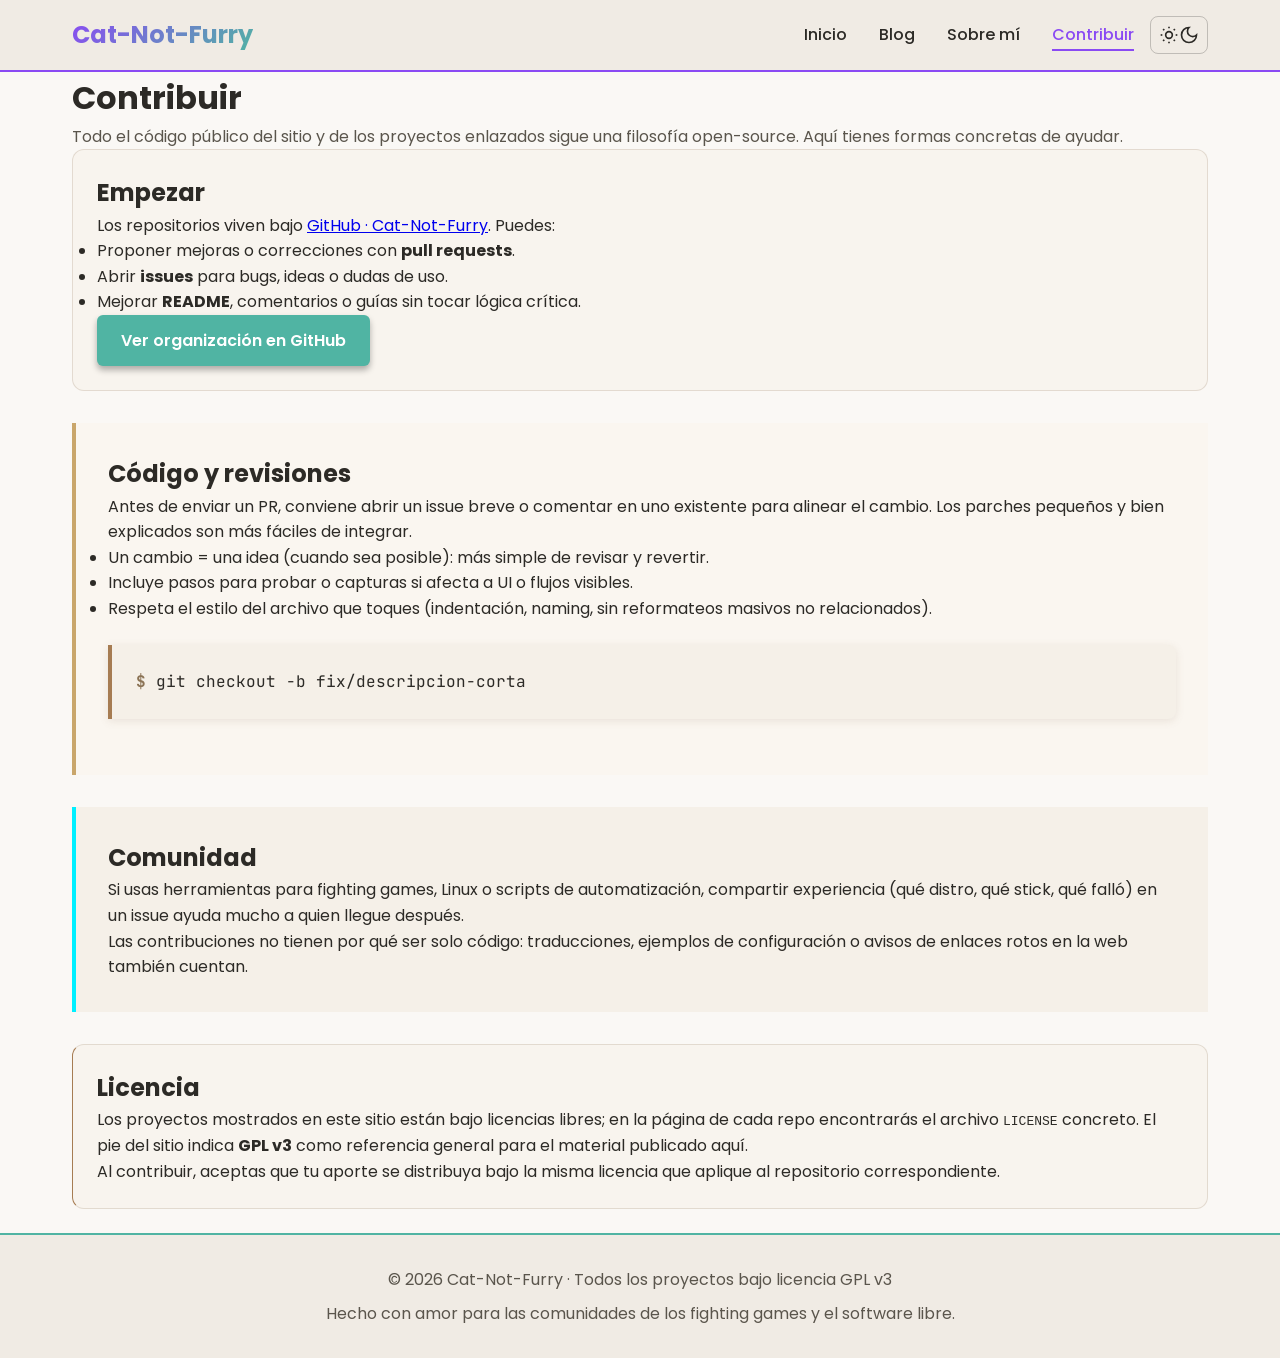
<file: pages/contribuir.html>
<!DOCTYPE html>
<html lang="es">
<head>
	<meta charset="UTF-8">
	<meta http-equiv="refresh" content="0;url=contribute.html">
	<link rel="canonical" href="contribute.html">
	<title>Redirigiendo...</title>
	<script>window.location.replace('contribute.html');</script>
</head>
<body>
	<p>Redirigiendo a <a href="contribute.html">Cómo contribuir</a>...</p>
</body>
</html>
</file>
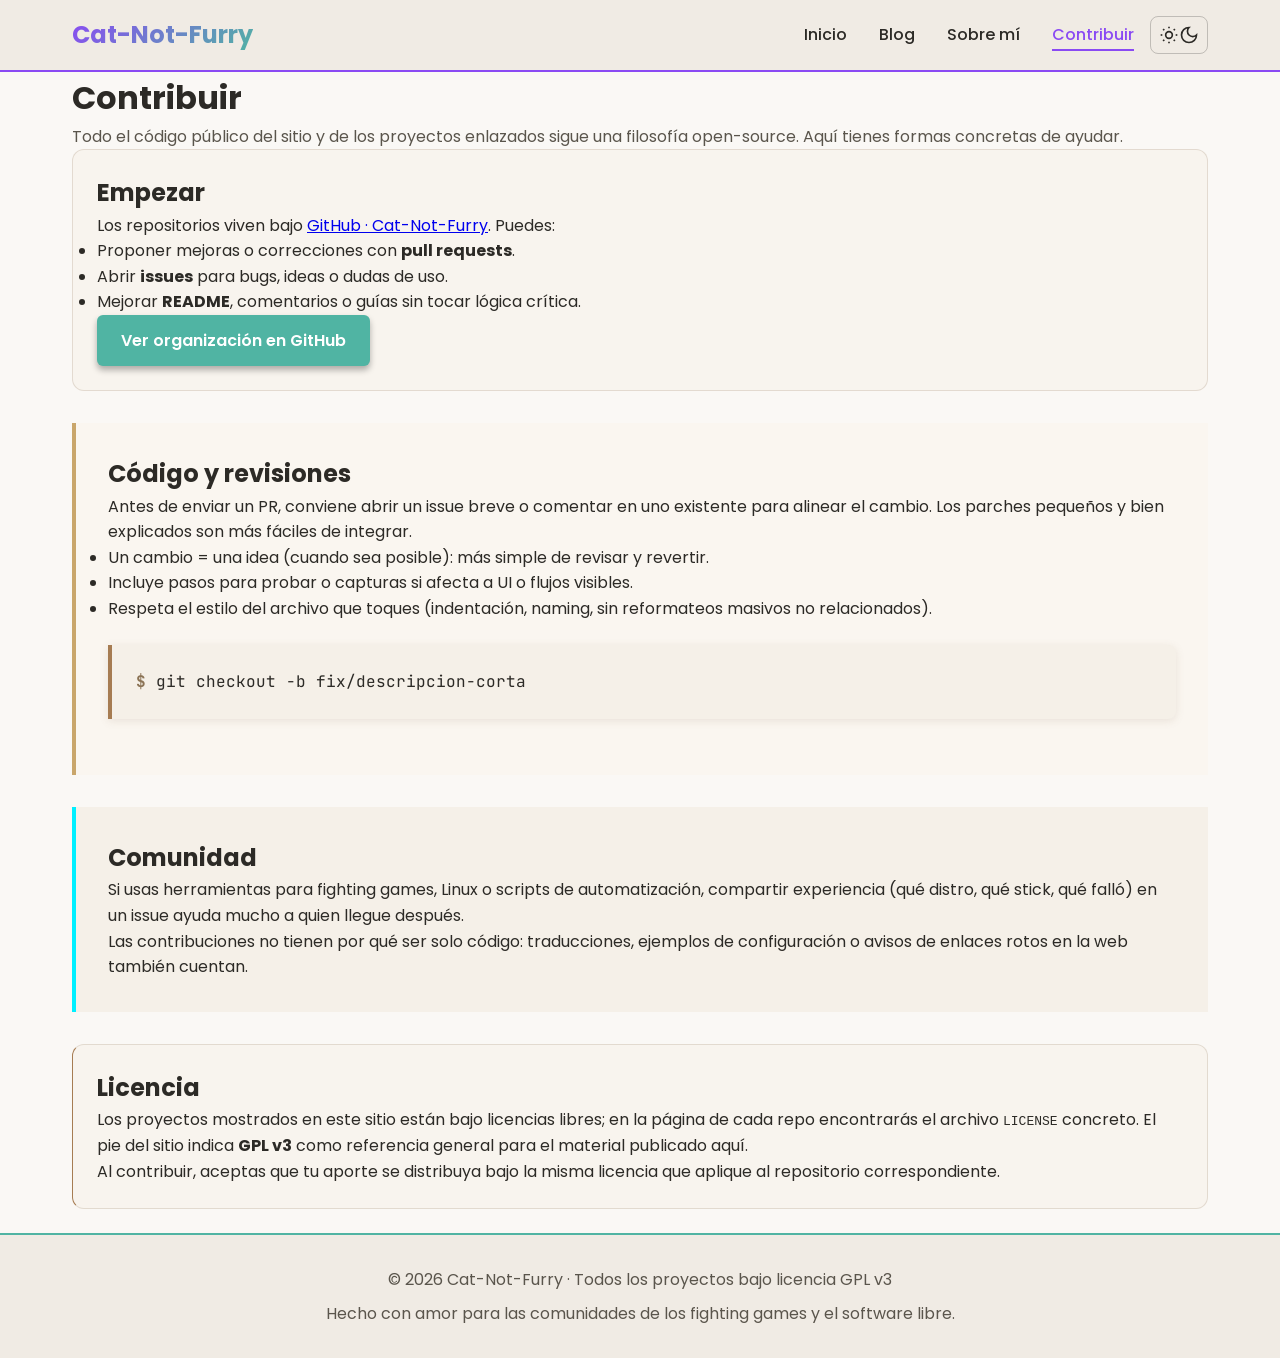
<file: pages/contribute.html>
<!DOCTYPE html>
<html lang="es">
<head>
	<meta charset="UTF-8">
	<meta name="viewport" content="width=device-width, initial-scale=1.0">
	<title>Contribuir · Cat-Not-Furry</title>
	<meta name="description" content="Cómo colaborar con los proyectos open-source de Cat-Not-Furry: código, informes y documentación.">
	<meta property="og:title" content="Contribuir · Cat-Not-Furry">
	<meta property="og:description" content="Cómo colaborar con los proyectos open-source de Cat-Not-Furry.">
	<meta property="og:url" content="https://cat-not-furry.github.io/pages/contribute.html">
	<meta property="og:image" content="https://cat-not-furry.github.io/assets/images/og-image.png">
	<meta property="og:image:width" content="1200">
	<meta property="og:image:height" content="630">
	<meta name="twitter:card" content="summary_large_image">
	<meta name="twitter:title" content="Contribuir · Cat-Not-Furry">
	<meta name="twitter:description" content="Cómo colaborar con los proyectos open-source de Cat-Not-Furry.">
	<meta name="twitter:image" content="https://cat-not-furry.github.io/assets/images/og-image.png">
	<meta name="twitter:image:alt" content="Cat-Not-Furry - Contribuir">
	<link rel="icon" href="../assets/icons/favicon.ico" type="image/x-icon">
	<link rel="stylesheet" href="../css/main.css">
	<link href="https://fonts.googleapis.com/css2?family=JetBrains+Mono:wght@400;700&family=Poppins:wght@400;600;700&display=swap" rel="stylesheet">
</head>
<body>
	<div id="header"></div>

	<main>
		<div class="container page-header">
			<h1>Contribuir</h1>
			<p class="text-muted">Todo el código público del sitio y de los proyectos enlazados sigue una filosofía open-source. Aquí tienes formas concretas de ayudar.</p>
		</div>

		<div class="container page-content">
			<div class="card">
				<h2>Empezar</h2>
				<p>Los repositorios viven bajo <a href="https://github.com/Cat-Not-Furry" target="_blank" rel="noopener noreferrer">GitHub · Cat-Not-Furry</a>. Puedes:</p>
				<ul>
					<li>Proponer mejoras o correcciones con <strong>pull requests</strong>.</li>
					<li>Abrir <strong>issues</strong> para bugs, ideas o dudas de uso.</li>
					<li>Mejorar <strong>README</strong>, comentarios o guías sin tocar lógica crítica.</li>
				</ul>
				<p>
					<a href="https://github.com/Cat-Not-Furry" class="btn btn--tech" target="_blank" rel="noopener noreferrer">Ver organización en GitHub</a>
				</p>
			</div>

			<section class="dev-section">
				<h2>Código y revisiones</h2>
				<p>Antes de enviar un PR, conviene abrir un issue breve o comentar en uno existente para alinear el cambio. Los parches pequeños y bien explicados son más fáciles de integrar.</p>
				<ul>
					<li>Un cambio = una idea (cuando sea posible): más simple de revisar y revertir.</li>
					<li>Incluye pasos para probar o capturas si afecta a UI o flujos visibles.</li>
					<li>Respeta el estilo del archivo que toques (indentación, naming, sin reformateos masivos no relacionados).</li>
				</ul>
				<div class="terminal-block">git checkout -b fix/descripcion-corta</div>
			</section>

			<section class="gaming-section">
				<h2>Comunidad</h2>
				<p>Si usas herramientas para fighting games, Linux o scripts de automatización, compartir experiencia (qué distro, qué stick, qué falló) en un issue ayuda mucho a quien llegue después.</p>
				<p>Las contribuciones no tienen por qué ser solo código: traducciones, ejemplos de configuración o avisos de enlaces rotos en la web también cuentan.</p>
			</section>

			<div class="card card--arch">
				<h2>Licencia</h2>
				<p>Los proyectos mostrados en este sitio están bajo licencias libres; en la página de cada repo encontrarás el archivo <code>LICENSE</code> concreto. El pie del sitio indica <strong>GPL v3</strong> como referencia general para el material publicado aquí.</p>
				<p>Al contribuir, aceptas que tu aporte se distribuya bajo la misma licencia que aplique al repositorio correspondiente.</p>
			</div>
		</div>
	</main>

	<div id="footer"></div>

	<script type="module" src="../js/main.js"></script>
</body>
</html>
</file>
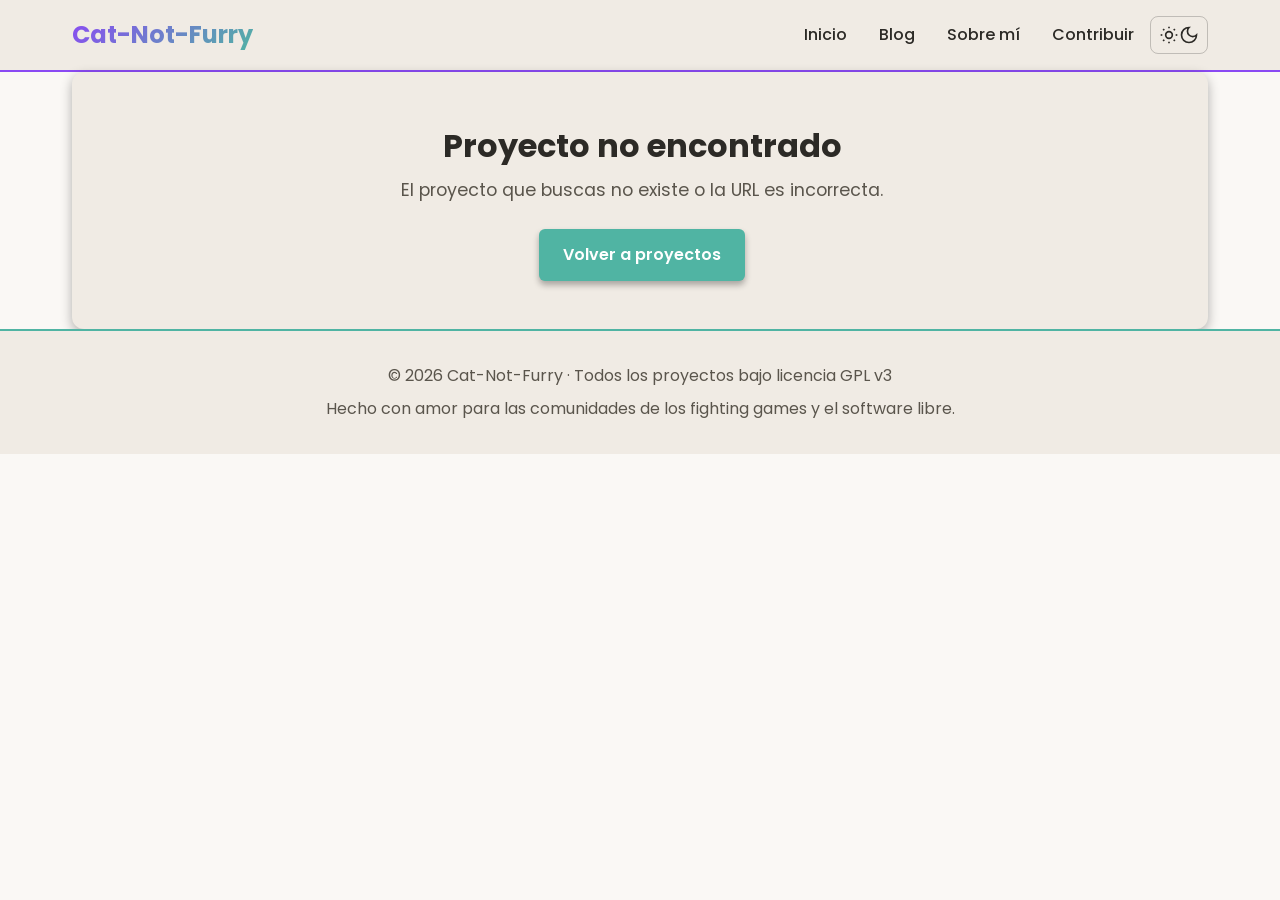
<file: pages/project.html>
<!DOCTYPE html>
<html lang="es">
<head>
	<meta charset="UTF-8">
	<meta name="viewport" content="width=device-width, initial-scale=1.0">
	<title>Proyecto · Cat-Not-Furry</title>
	<meta name="description" content="Detalle del proyecto open-source de Cat-Not-Furry.">
	<meta property="og:title" content="Proyecto · Cat-Not-Furry">
	<meta property="og:description" content="Detalle del proyecto open-source de Cat-Not-Furry.">
	<meta property="og:type" content="website">
	<meta property="og:url" content="">
	<meta property="og:image" content="https://cat-not-furry.github.io/assets/images/og-image.png">
	<meta property="og:image:width" content="1200">
	<meta property="og:image:height" content="630">
	<meta name="twitter:card" content="summary_large_image">
	<meta name="twitter:title" content="Proyecto · Cat-Not-Furry">
	<meta name="twitter:description" content="Detalle del proyecto open-source de Cat-Not-Furry.">
	<meta name="twitter:image" content="https://cat-not-furry.github.io/assets/images/og-image.png">
	<link rel="icon" href="../assets/icons/favicon.ico" type="image/x-icon">
	<link rel="stylesheet" href="../css/main.css">
	<link href="https://fonts.googleapis.com/css2?family=JetBrains+Mono:wght@400;700&family=Poppins:wght@400;600;700&display=swap" rel="stylesheet">
</head>
<body>
	<div id="header"></div>

	<main>
		<div class="container page-content">
			<div id="project-detail">
				<div class="loading">Cargando proyecto...</div>
			</div>
		</div>
	</main>

	<div id="footer"></div>

	<script type="module" src="../js/main.js"></script>
</body>
</html>
</file>
<file: css/main.css>
/* ===== VARIABLES GLOBALES ===== */
:root {
	/* Base neutral */
	--bg-primary: #1A1A1A;
	--bg-secondary: #2D2D2D;
	--text-primary: #f0f0f0;
	--text-secondary: #b8b8b8;
	--font-sans: 'Poppins', 'Segoe UI', sans-serif;
	--font-mono: 'JetBrains Mono', 'Fira Code', 'Hack', monospace;
	--accent-primary: #8A4AF3;
	--accent-secondary: #50b4a3;

	/* Paletas (definidas, no activas por defecto) */
	--nc-cyan: #00f0ff;
	--nc-magenta: #ff2a6d;
	--nc-green: #05ffa1;
	--nc-black: #0a0a0f;
	--nc-metal: #1a1a1a;
	--ol-obsidian: #0D0D0D;
	--ol-lime: #C9FF47;
	--ol-graphite: #2E2E2E;
	--tp-deep: #1b398d;
	--tp-ocean: #2f5b98;
	--tp-medium: #3f7d9d;
	--tp-teal: #50b4a3;
	--tp-aqua: #6ce0c9;

	/* Compatibilidad */
	--bg-card: var(--bg-secondary);
	--border-radius: 12px;
	--transition: all 0.2s ease;
}

/* Tema claro (data-theme="light") */
[data-theme="light"] {
	--bg-primary: #faf8f5;
	--bg-secondary: #f0ebe4;
	--text-primary: #2c2a26;
	--text-secondary: #5a554c;
	--nc-black: #f5f2ed;
	--nc-metal: #ebe6df;
	--ol-obsidian: #faf8f5;
	--ol-graphite: #f0ebe4;
}

[data-theme="light"] .gaming-section {
	--section-bg: #f5f0e8;
	--nc-black: #f0ebe3;
}

[data-theme="light"] .project-card--gaming {
	--card-bg: #f5f0e8;
}

[data-theme="light"] .project-card--dev {
	--card-bg: #f5f2ec;
}

/* Recuadros con tonos cálidos en modo claro */
[data-theme="light"] .dev-section {
	--section-bg: #faf6f0;
	--accent-primary: #8b7355;
	--accent-secondary: #a67c52;
	background: var(--section-bg);
	border-left-color: #c9a66b;
}

[data-theme="light"] .dev-section a {
	color: #8b7355;
}

[data-theme="light"] .dev-section a:hover {
	color: #6b5344;
}

[data-theme="light"] .card {
	background: #f8f4ee;
	border: 1px solid rgba(139, 115, 85, 0.2);
}

[data-theme="light"] .card--arch {
	border-left-color: #a67c52;
}

[data-theme="light"] .testimonials {
	background: #f5f0e8;
}

[data-theme="light"] .testimonial-card {
	background: #faf6f0;
	border-left-color: #c9a66b;
}

[data-theme="light"] .testimonial-card__author {
	color: #8b7355;
}

[data-theme="light"] .testimonial-card__project {
	background: rgba(139, 115, 85, 0.15);
	color: #6b5344;
}

[data-theme="light"] .project-detail--gaming {
	background: #f5f0e8;
	border-left-color: #8b9a7a;
}

[data-theme="light"] .project-detail--dev {
	background: #f8f4ee;
	border-left-color: #a67c52;
}

[data-theme="light"] .terminal-block {
	background: #f5f0e8;
	border-left-color: #a67c52;
	box-shadow: 0 2px 8px rgba(139, 115, 85, 0.15);
}

[data-theme="light"] .terminal-block::before {
	color: #8b7355;
}

[data-theme="light"] .tech-tag {
	background: rgba(139, 115, 85, 0.12);
	border-color: rgba(139, 115, 85, 0.25);
	color: #5a554c;
}

[data-theme="light"] .form-group input,
[data-theme="light"] .form-group textarea,
[data-theme="light"] .editor-form input,
[data-theme="light"] .editor-form textarea,
[data-theme="light"] .editor-form select {
	background: #fff;
	border-color: rgba(0, 0, 0, 0.2);
	color: #1a1a1a;
}

/* ===== RESET Y NORMALIZACIÓN ===== */
* {
	margin: 0;
	padding: 0;
	box-sizing: border-box;
}

body {
	background-color: var(--bg-primary);
	color: var(--text-primary);
	font-family: var(--font-sans);
	line-height: 1.6;
	min-height: 100vh;
	display: flex;
	flex-direction: column;
}

/* ===== TIPOGRAFÍA GLOBAL ===== */
/* Poppins para textos, JetBrains Mono para código/terminal */

/* ===== CLASES DE CONTEXTO ===== */
.gaming-section {
	--accent-primary: var(--nc-cyan);
	--accent-secondary: var(--nc-magenta);
	--bg-card: var(--nc-metal);
	--section-accent: var(--nc-cyan);
	--section-bg: var(--nc-black);
	background: var(--section-bg);
	border-left: 4px solid var(--section-accent);
	padding: 2rem;
	margin: 2rem 0;
}

.dev-section {
	--accent-primary: var(--tp-teal);
	--accent-secondary: var(--tp-aqua);
	--bg-card: #2d3540;
	--section-accent: var(--tp-teal);
	--section-bg: #2d3540;
	background: var(--section-bg);
	border-left: 4px solid var(--section-accent);
	padding: 2rem;
	margin: 2rem 0;
}

.night-city {
	--accent-primary: var(--nc-cyan);
	--accent-secondary: var(--nc-magenta);
	--bg-primary: var(--nc-black);
	--bg-secondary: var(--nc-metal);
}

.obsidian-lime {
	--accent-primary: var(--ol-lime);
	--bg-primary: var(--ol-obsidian);
	--bg-secondary: var(--ol-graphite);
}

.tech-pro {
	--accent-primary: var(--tp-ocean);
	--accent-secondary: var(--tp-teal);
	--bg-primary: #1a2639;
	--bg-secondary: #2c3e50;
}

/* ===== COMPONENTES REUTILIZABLES ===== */

/* Header */
.header {
	background: var(--bg-secondary);
	border-bottom: 2px solid var(--accent-primary);
	padding: 1rem 0;
}

.header__container {
	display: flex;
	justify-content: space-between;
	align-items: center;
	flex-wrap: wrap;
	gap: 1rem;
}

.header__right {
	display: flex;
	align-items: center;
	gap: 1rem;
}

.header__logo {
	font-size: 1.5rem;
	font-weight: 700;
	background: linear-gradient(135deg, var(--accent-primary), var(--accent-secondary));
	-webkit-background-clip: text;
	-webkit-text-fill-color: transparent;
	text-decoration: none;
}

.header__logo:focus-visible {
	outline: 2px solid var(--accent-primary);
	outline-offset: 2px;
	-webkit-text-fill-color: var(--accent-primary);
}

/* Navegación */
.nav__list {
	display: flex;
	gap: 2rem;
	list-style: none;
}

.nav__link {
	color: var(--text-primary);
	text-decoration: none;
	font-weight: 500;
	transition: var(--transition);
	position: relative;
}

.nav__link:hover,
.nav__link.active {
	color: var(--accent-primary);
}

.nav__link.active::after {
	content: '';
	position: absolute;
	bottom: -5px;
	left: 0;
	width: 100%;
	height: 2px;
	background: var(--accent-primary);
}

.nav__link:focus-visible {
	outline: 2px solid var(--accent-primary);
	outline-offset: 2px;
}

/* Toggle tema claro/oscuro */
.theme-toggle {
	background: transparent;
	border: 1px solid rgba(255, 255, 255, 0.3);
	border-radius: 8px;
	padding: 0.5rem;
	cursor: pointer;
	color: var(--text-primary);
	transition: var(--transition);
	display: flex;
	align-items: center;
	justify-content: center;
}

.theme-toggle:hover {
	background: rgba(255, 255, 255, 0.1);
	border-color: var(--accent-primary);
}

.theme-toggle:focus-visible {
	outline: 2px solid var(--accent-primary);
	outline-offset: 2px;
}

.theme-toggle svg {
	width: 1.25rem;
	height: 1.25rem;
}

[data-theme="light"] .theme-toggle {
	border-color: rgba(0, 0, 0, 0.2);
	color: var(--text-primary);
}

[data-theme="light"] .theme-toggle:hover {
	background: rgba(0, 0, 0, 0.08);
	border-color: var(--accent-primary);
}

/* Footer */
.footer {
	background: var(--bg-secondary);
	border-top: 2px solid var(--accent-secondary);
	padding: 1.5rem 0;
	margin-top: auto;
	text-align: center;
	color: var(--text-secondary);
}

.footer__container p {
	margin: 0.5rem 0;
}

/* Hero (sin estilos de bloque cuando usa gaming-section) */
.hero {
	padding: 4rem 0;
	text-align: center;
}

.hero.gaming-section {
	background: var(--bg-primary);
	border-left: none;
	padding: 4rem 0;
	margin: 0;
}

.hero__title {
	font-size: 2.5rem;
	font-weight: 700;
	margin-bottom: 1rem;
	line-height: 1.2;
}

.hero__subtitle {
	font-size: 1.2rem;
	color: var(--text-secondary);
	max-width: 600px;
	margin: 0 auto 2rem;
}

/* Botones */
.btn {
	display: inline-block;
	padding: 0.8rem 1.5rem;
	border: none;
	border-radius: 6px;
	font-family: var(--font-sans);
	font-weight: 600;
	text-decoration: none;
	cursor: pointer;
	transition: all 0.3s ease;
}

.btn--cyber {
	background: var(--accent-primary, var(--nc-cyan));
	color: #000;
	box-shadow: 4px 4px 12px var(--accent-secondary, var(--nc-magenta)),
		-4px -4px 12px var(--accent-primary, var(--nc-cyan));
}

.btn--cyber:hover {
	transform: scale(1.05);
	box-shadow: 6px 6px 16px var(--accent-secondary),
		-6px -6px 16px var(--accent-primary);
}

.btn--tech {
	background: var(--accent-secondary, var(--tp-ocean));
	color: white;
	box-shadow: 0 4px 6px rgba(0, 0, 0, 0.3);
}

.btn--tech:hover {
	background: var(--accent-primary, var(--tp-teal));
	color: #000;
}

.btn:focus-visible,
a.btn:focus-visible {
	outline: 2px solid var(--accent-primary);
	outline-offset: 2px;
}

/* Sección de proyectos */
.projects {
	padding: 4rem 0;
}

.section-title {
	font-size: 2rem;
	margin-bottom: 3rem;
	text-align: center;
	position: relative;
}

.section-title::after {
	content: '';
	display: block;
	width: 80px;
	height: 4px;
	background: linear-gradient(90deg, var(--accent-primary), var(--accent-secondary));
	margin: 1rem auto 0;
	border-radius: 2px;
}

.projects-updated {
	font-size: 0.85rem;
	color: var(--text-secondary);
	margin-bottom: 0.5rem;
}

.project-filters {
	display: flex;
	gap: 0.5rem;
	margin-bottom: 1.5rem;
	flex-wrap: wrap;
}

.filter-btn.active {
	background: var(--accent-primary);
	color: #000;
}

.projects__grid {
	display: grid;
	grid-template-columns: repeat(auto-fit, minmax(350px, 1fr));
	gap: 2rem;
}

/* Testimonios / Casos de uso */
.testimonials {
	padding: 4rem 0;
	background: var(--bg-secondary);
}

.testimonials__grid {
	display: grid;
	grid-template-columns: repeat(auto-fit, minmax(280px, 1fr));
	gap: 1.5rem;
	margin-top: 2rem;
}

.testimonial-card {
	background: var(--bg-primary);
	border-radius: var(--border-radius);
	padding: 1.5rem;
	border-left: 4px solid var(--accent-primary);
	margin: 0;
	opacity: 0;
	transform: translateY(20px);
	transition: opacity 0.5s ease, transform 0.5s ease;
}

.testimonial-card--visible {
	opacity: 1;
	transform: translateY(0);
}

.testimonial-card__quote {
	font-style: italic;
	color: var(--text-primary);
	line-height: 1.6;
	margin-bottom: 1rem;
}

.testimonial-card__quote::before {
	content: '"';
}

.testimonial-card__quote::after {
	content: '"';
}

.testimonial-card__footer {
	display: flex;
	flex-wrap: wrap;
	gap: 0.5rem;
	align-items: center;
	font-size: 0.9rem;
	color: var(--text-secondary);
}

.testimonial-card__author {
	font-style: normal;
	font-weight: 600;
	color: var(--accent-primary);
}

.testimonial-card__project {
	font-family: var(--font-mono);
	font-size: 0.8rem;
	background: rgba(255, 255, 255, 0.1);
	padding: 0.2rem 0.5rem;
	border-radius: 4px;
}

/* Página individual de proyecto */
.project-detail {
	background: var(--bg-card);
	border-radius: var(--border-radius);
	padding: 2rem;
	border-left: 4px solid transparent;
	box-shadow: 0 4px 12px rgba(0, 0, 0, 0.3);
}

.project-detail--gaming {
	--card-accent: var(--nc-cyan);
	background: var(--nc-metal);
	border-left-color: var(--card-accent);
}

.project-detail--dev {
	--card-accent: var(--tp-teal);
	background: #1e1e2e;
	border-left-color: var(--card-accent);
	font-family: var(--font-mono);
}

.project-detail--404 {
	text-align: center;
	padding: 3rem;
}

.project-detail__header {
	margin-bottom: 1.5rem;
}

.project-detail__icon-wrap {
	margin-bottom: 0.75rem;
}

.project-detail__icon-wrap .project-card__icon {
	width: 2.5rem;
	height: 2.5rem;
	color: var(--accent-primary);
}

.project-detail__title {
	font-size: 2rem;
	margin-bottom: 0.25rem;
	color: var(--text-primary);
}

.project-detail__subtitle {
	font-size: 1.2rem;
	color: var(--accent-primary);
	font-family: var(--font-mono);
	margin-bottom: 0;
}

.project-detail__content {
	margin-bottom: 2rem;
}

.project-detail__description {
	font-size: 1.1rem;
	line-height: 1.7;
	color: var(--text-secondary);
	margin-bottom: 1.5rem;
}

.project-detail__tech {
	display: flex;
	flex-wrap: wrap;
	gap: 0.5rem;
	margin-bottom: 1.5rem;
}

.project-detail__features {
	list-style: none;
	margin-bottom: 0;
}

.project-detail__features li {
	margin-bottom: 0.5rem;
	padding-left: 1.5rem;
	position: relative;
	color: var(--text-primary);
}

.project-detail__features li::before {
	content: '✓';
	color: var(--accent-secondary);
	position: absolute;
	left: 0;
	font-weight: bold;
}

.project-detail__footer {
	display: flex;
	gap: 1rem;
	flex-wrap: wrap;
}

.project-detail__footer .btn {
	padding: 0.6rem 1.2rem;
}

/* Tarjeta de proyecto (base) */
.project-card {
	background: var(--bg-card);
	border-radius: var(--border-radius);
	padding: 1.5rem;
	border-left: 4px solid transparent;
	box-shadow: 0 4px 12px rgba(0, 0, 0, 0.3);
	transition: transform 0.3s ease, box-shadow 0.3s ease, opacity 0.5s ease;
	display: flex;
	flex-direction: column;
	opacity: 0;
	transform: translateY(20px);
}

.project-card--visible {
	opacity: 1;
	transform: translateY(0);
}

.project-card:hover {
	transform: translateY(-8px);
	box-shadow: 0 12px 24px rgba(0, 0, 0, 0.4),
		0 0 20px var(--card-glow, rgba(0, 240, 255, 0.25));
}

/* Variante gaming */
.project-card--gaming {
	position: relative;
	overflow: hidden;
	--card-accent: var(--nc-cyan);
	--card-bg: var(--nc-metal);
	--card-glow: rgba(0, 240, 255, 0.3);
	background: var(--card-bg);
	border-left: 4px solid var(--card-accent);
}

.project-card--gaming::after {
	content: '';
	position: absolute;
	top: 0;
	left: 0;
	width: 100%;
	height: 100%;
	background: repeating-linear-gradient(
		0deg,
		rgba(0, 255, 255, 0.03) 0px,
		rgba(0, 255, 255, 0) 2px,
		transparent 4px
	);
	pointer-events: none;
	z-index: 1;
	animation: scan 8s linear infinite;
}

.project-card--gaming:hover::after {
	animation-duration: 4s;
}

/* Variante dev */
.project-card--dev {
	--card-accent: var(--tp-teal);
	--card-bg: #1e1e2e;
	--card-glow: rgba(80, 180, 163, 0.3);
	background: var(--card-bg);
	border-left: 4px solid var(--card-accent);
	font-family: var(--font-mono);
}

@keyframes scan {
	0% {
		transform: translateY(0);
	}
	100% {
		transform: translateY(100%);
	}
}

.project-card__icon-wrap {
	margin-bottom: 0.5rem;
}

.project-card__icon {
	width: 2rem;
	height: 2rem;
	color: var(--accent-primary);
}

.project-card__title {
	font-size: 1.5rem;
	margin-bottom: 0.25rem;
	color: var(--text-primary);
}

.project-card__title-link {
	color: inherit;
	text-decoration: none;
	transition: color 0.2s ease;
}

.project-card__title-link:hover {
	color: var(--accent-primary);
}

.project-card__title-link:focus-visible {
	outline: 2px solid var(--accent-primary);
	outline-offset: 2px;
}

.project-card__subtitle {
	font-size: 1rem;
	color: var(--accent-primary);
	font-family: var(--font-mono);
	margin-bottom: 1rem;
}

.project-card__description {
	color: var(--text-secondary);
	margin-bottom: 1.5rem;
	line-height: 1.5;
	flex-grow: 1;
}

.project-card__tech {
	display: flex;
	flex-wrap: wrap;
	gap: 0.5rem;
	margin-bottom: 1.5rem;
}

.tech-tag {
	background: rgba(255, 255, 255, 0.12);
	padding: 0.3rem 0.8rem;
	border-radius: 20px;
	font-size: 0.8rem;
	font-family: var(--font-mono);
	color: var(--text-secondary);
	border: 1px solid rgba(255, 255, 255, 0.25);
}

.project-card__features {
	list-style: none;
	margin-bottom: 1.5rem;
}

.project-card__features li {
	margin-bottom: 0.5rem;
	padding-left: 1.5rem;
	position: relative;
	color: var(--text-primary);
	font-size: 0.95rem;
}

.project-card__features li::before {
	content: '✓';
	color: var(--accent-secondary);
	position: absolute;
	left: 0;
	font-weight: bold;
}

.project-card__footer {
	display: flex;
	gap: 1rem;
	margin-top: auto;
}

.project-card__footer .btn {
	padding: 0.5rem 1rem;
	font-size: 0.9rem;
	flex: 1;
	text-align: center;
}

/* Bloque terminal */
.terminal-block {
	background: var(--bg-secondary);
	border-left: 4px solid var(--accent-primary);
	font-family: var(--font-mono);
	padding: 1.5rem;
	border-radius: 0 8px 8px 0;
	color: var(--text-primary);
	box-shadow: 0 4px 12px rgba(0, 0, 0, 0.5);
	margin: 1.5rem 0;
	position: relative;
}

.terminal-block::before {
	content: '$ ';
	color: var(--accent-primary);
	font-weight: bold;
}

/* Cards (about, contact) */
.card {
	background: var(--bg-secondary);
	border-radius: var(--border-radius);
	padding: 1.5rem;
	margin-bottom: 1.5rem;
}

.card--arch {
	border-left: 4px solid var(--tp-teal);
}

/* Formulario de contacto */
.contact-form {
	display: flex;
	flex-direction: column;
	gap: 1rem;
	max-width: 500px;
}

.form-group {
	display: flex;
	flex-direction: column;
	gap: 0.25rem;
}

.form-group label {
	font-weight: 500;
	color: var(--text-primary);
}

.form-group input,
.form-group textarea {
	padding: 0.6rem 0.8rem;
	border-radius: 6px;
	border: 1px solid rgba(255, 255, 255, 0.2);
	background: var(--bg-secondary);
	color: var(--text-primary);
	font-family: var(--font-sans);
}

.form-group input:focus,
.form-group textarea:focus,
.form-group select:focus {
	border-color: var(--accent-primary);
}

.form-group input:focus-visible,
.form-group textarea:focus-visible,
.form-group select:focus-visible {
	outline: 2px solid var(--accent-primary);
	outline-offset: 2px;
}

.text-muted {
	color: var(--text-secondary);
}

.page-header {
	margin-bottom: 2rem;
}

.page-content {
	margin-bottom: 2rem;
}

/* ===== Blog (Reviving-Dinosaurs) ===== */
.blog-page .blog-hero {
	text-align: center;
}

.blog-page .blog-subtitle {
	color: var(--text-secondary);
	font-size: 1.1rem;
	max-width: 42rem;
	margin: 0.5rem auto 0;
}

.blog-page .blog-toc {
	display: flex;
	flex-wrap: wrap;
	gap: 0.75rem;
	justify-content: center;
	margin-top: 1.25rem;
}

.blog-page .blog-toc__link {
	display: inline-block;
	padding: 0.45rem 1rem;
	border-radius: var(--border-radius);
	background: var(--bg-secondary);
	color: var(--text-primary);
	text-decoration: none;
	font-weight: 600;
	font-size: 0.9rem;
	transition: var(--transition);
	border: 1px solid rgba(138, 74, 243, 0.25);
}

.blog-page .blog-toc__link:hover {
	background: var(--accent-primary);
	color: #fff;
	border-color: var(--accent-primary);
}

.blog-page .blog-content {
	text-align: center;
	direction: ltr;
}

.blog-page .blog-section h2 {
	margin-bottom: 1rem;
}

.blog-page .blog-section h3 {
	margin: 1.25rem 0 0.75rem;
	font-size: 1.15rem;
}

.blog-page .blog-section h4 {
	margin: 1rem 0 0.5rem;
	font-size: 1.05rem;
}

.blog-page .blog-section > p,
.blog-page .blog-section .blog-list-section > p {
	margin: 0 auto 1rem;
	max-width: 46rem;
}

.blog-page .blog-content .blog-section {
	margin-bottom: 2rem;
}

.blog-page .blog-content .blog-section:last-child {
	margin-bottom: 0;
}

.blog-page .blog-img {
	display: block;
	margin: 1.25rem auto;
	max-width: 100%;
	height: auto;
	border-radius: 8px;
}

.blog-page .blog-img:has(+ .blog-caption) {
	margin-bottom: 0;
}

.blog-page .blog-img--thumb {
	max-width: 320px;
}

.blog-page .blog-caption {
	margin: 0.35rem auto 1.25rem;
	max-width: 42rem;
	padding: 0 0.25rem;
	font-size: 0.9rem;
	color: var(--text-secondary);
	text-align: center;
}

.blog-page .blog-img-row {
	display: flex;
	flex-wrap: wrap;
	gap: 1rem;
	justify-content: center;
	align-items: flex-start;
	margin: 1.5rem 0;
}

.blog-page .blog-img-row .blog-img {
	flex: 1 1 200px;
	margin: 0;
	max-width: min(100%, 320px);
}

.blog-page .blog-list {
	display: inline-block;
	margin: 1rem auto;
	padding-left: 1.35rem;
	max-width: 46rem;
	text-align: left;
	color: var(--text-primary);
	list-style-type: disc;
	list-style-position: outside;
	vertical-align: top;
}

.blog-page .blog-list li + li {
	margin-top: 0.5rem;
}

.blog-page .blog-section--vaio .blog-list-section {
	margin: 1.25rem 0;
}

.blog-page .blog-section--vaio .blog-list-heading {
	font-size: 1.05rem;
	font-weight: 700;
	margin: 0 0 0.5rem;
	text-align: center;
	color: var(--text-primary);
}

.blog-page .blog-section--vaio .blog-list-section > p {
	margin: 0 auto 0.5rem;
	max-width: 46rem;
}

.blog-page .blog-section--vaio .blog-list {
	margin: 0.5rem 0 0;
	padding-left: 1.5rem;
	border-left: 3px solid var(--accent-primary);
	list-style-type: disc;
	list-style-position: outside;
}

.blog-page .blog-section--vaio .blog-list li {
	padding-left: 0.35rem;
}

.blog-page .blog-section--vaio > h2 + h3,
.blog-page .blog-section--vaio h3 {
	text-align: center;
	margin-top: 1.75rem;
}

.blog-page .blog-section--vaio h2 + h3 {
	margin-top: 1.25rem;
}

.blog-page .blog-actions {
	display: flex;
	flex-wrap: wrap;
	gap: 0.75rem;
	justify-content: center;
	margin-top: 1rem;
}

.blog-page .blog-link--youtube {
	display: inline-block;
	padding: 0.65rem 1.25rem;
	border-radius: var(--border-radius);
	background: #c00;
	color: #fff;
	text-decoration: none;
	font-weight: 600;
	font-family: var(--font-sans);
	transition: var(--transition);
	border: none;
}

.blog-page .blog-link--youtube:hover {
	filter: brightness(1.1);
	color: #fff;
}

[data-theme="light"] .blog-page .blog-toc__link {
	border-color: rgba(139, 115, 85, 0.35);
}

[data-theme="light"] .blog-page .blog-toc__link:hover {
	background: #8b7355;
	border-color: #8b7355;
	color: #fff;
}

/* ===== ACCESIBILIDAD: FOCO ===== */
input:focus-visible,
textarea:focus-visible,
select:focus-visible,
button:focus-visible {
	outline: 2px solid var(--accent-primary);
	outline-offset: 2px;
}

a:focus-visible {
	outline: 2px solid var(--accent-primary);
	outline-offset: 2px;
}

/* ===== UTILIDADES ===== */
.container {
	max-width: 1200px;
	margin: 0 auto;
	padding: 0 2rem;
}

.loading {
	text-align: center;
	padding: 2rem;
	color: var(--text-secondary);
	font-family: var(--font-mono);
}

.error {
	text-align: center;
	padding: 2rem;
	color: #ff6b6b;
	background: rgba(255, 107, 107, 0.1);
	border-radius: var(--border-radius);
}

/* ===== MEDIA QUERIES ===== */
@media (max-width: 768px) {
	.header__container {
		flex-direction: column;
		gap: 1rem;
	}

	.nav__list {
		flex-wrap: wrap;
		justify-content: center;
		gap: 1rem;
	}

	.hero__title {
		font-size: 2rem;
	}

	.projects__grid {
		grid-template-columns: 1fr;
	}

	.project-card__footer {
		flex-direction: column;
	}

	.project-detail__footer {
		flex-direction: column;
	}

	.project-detail__title {
		font-size: 1.5rem;
	}
}
</file>
